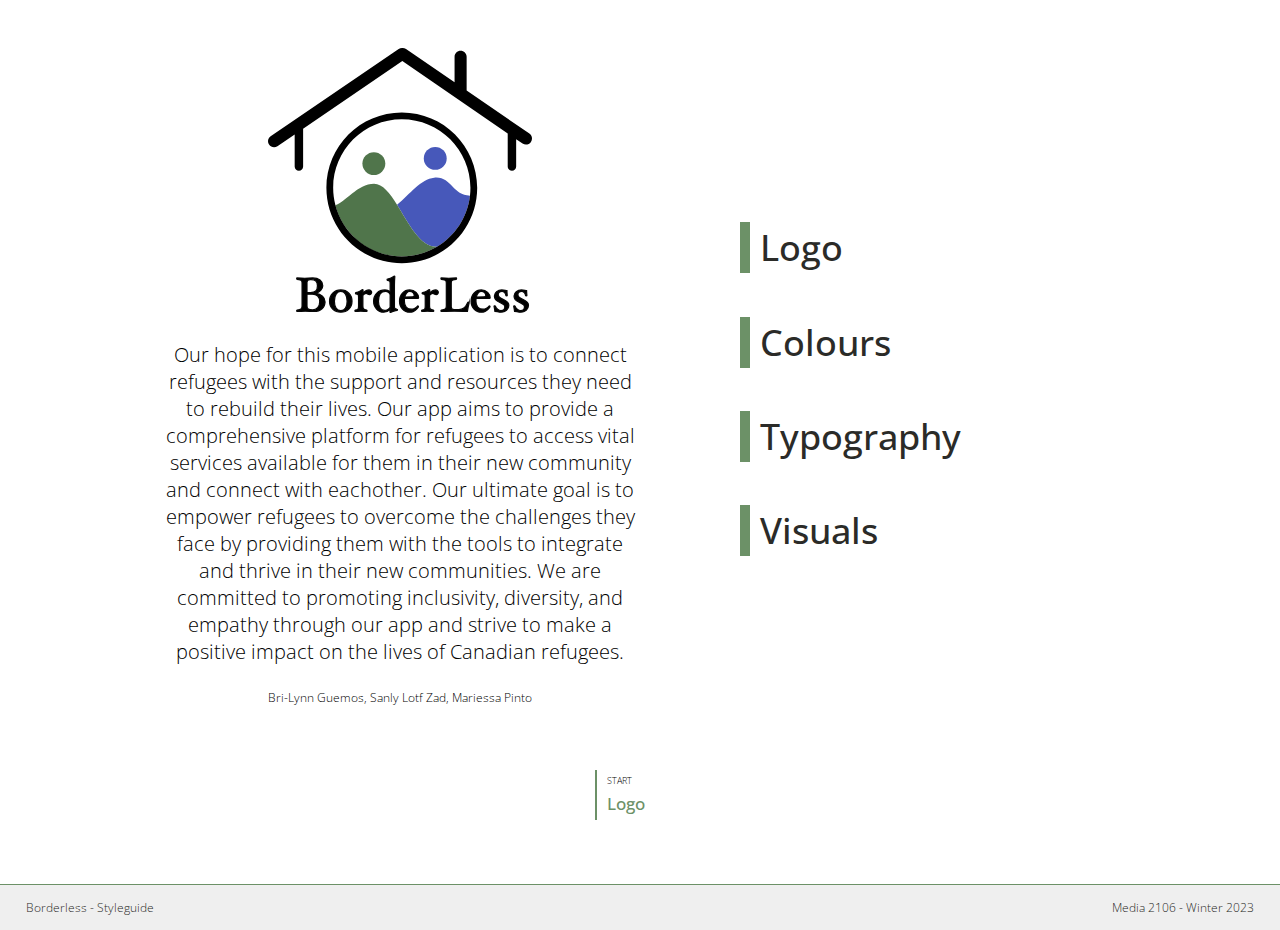
<file: index.html>
<!DOCTYPE html>
<html lang="en">
<head>
    <meta charset="UTF-8">
    <meta http-equiv="X-UA-Compatible" content="IE=edge">
    <meta name="viewport" content="width=device-width, initial-scale=1.0">
    <title>Borderless Styleguide</title>
    <link rel="stylesheet" href="styles.css">
    <link rel="preconnect" href="https://fonts.googleapis.com">
    <link rel="preconnect" href="https://fonts.gstatic.com" crossorigin>
<link href="https://fonts.googleapis.com/css2?family=Open+Sans&display=swap" rel="stylesheet">
</head>
<body class = "colflex">
        <main>
                
                <div class = "mainwrap rowflex">
                        <div class ="index_right colflex">
                                <div class = "topright">
                                        <img src="imgs/home/borderless.svg"/>
                                </div>
                                <div class = "homedesc">
                                        Our hope for this mobile application is to connect refugees with the support and resources they need to rebuild their lives. Our app aims to provide a comprehensive platform for refugees to access vital services available for them in their new community and connect with eachother. Our ultimate goal is to empower refugees to overcome the challenges they face by providing them with the tools to integrate and thrive in their new communities. We are committed to promoting inclusivity, diversity, and empathy through our app and strive to make a positive impact on the lives of Canadian refugees.
                                </div>
                                <div class = "names">
                                        Bri-Lynn Guemos, Sanly Lotf Zad, Mariessa Pinto
                                </div>
                        </div>
                        <div class = "index_left colflex">
                                <div class = "index_logo hometxt">
                                        <a href="logo.html">Logo</a>
                                </div>
                                <div class = "index_colour hometxt">
                                        <a href="colours.html">Colours</a>
                                </div>
                                <div class = "index_typography hometxt">
                                        <a href="typography.html">Typography</a>
                                </div>
                                <div class = "index_imagery hometxt">
                                        <a class=""href="visuals.html">Visuals</a>
                                </div>

                        </div>
                </div>
        </main>
        <footer class = "colflex">
                <div class = "bottomnav rowflex homenav">
                        <div class = "divider"></div>
                        <div class ="next colflex">
                                <div class = "fwd">
                                        START
                                </div>
                                <a class = "fwbw" href="logo.html">Logo</a>

                        </div>
                        <i class="fa-solid fa-chevron-right"></i>

                </div>
                <div class = "bottom rowflex">
                        <div>
                                Borderless - Styleguide
                        </div>
                        <div>
                                Media 2106 - Winter 2023
                        </div>
                </div>
                        
        </footer>
</body>
</html>
</file>
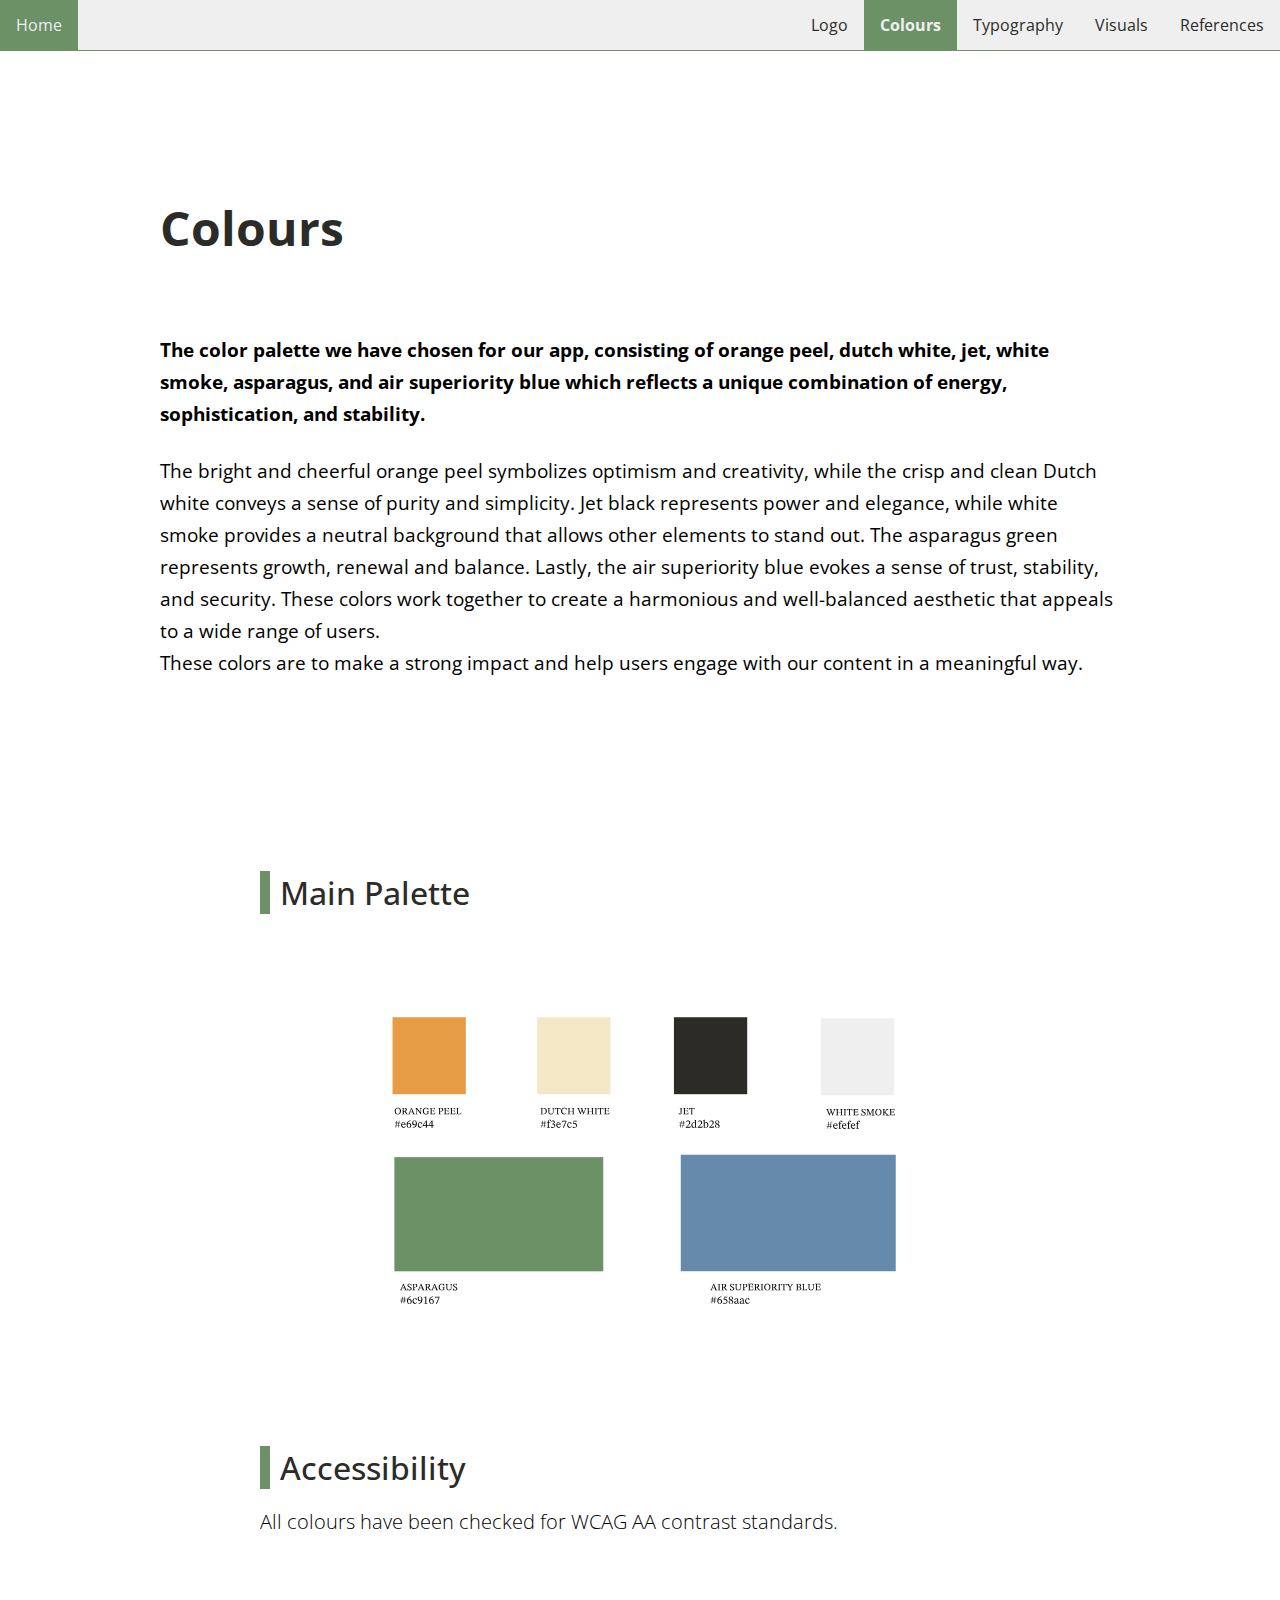
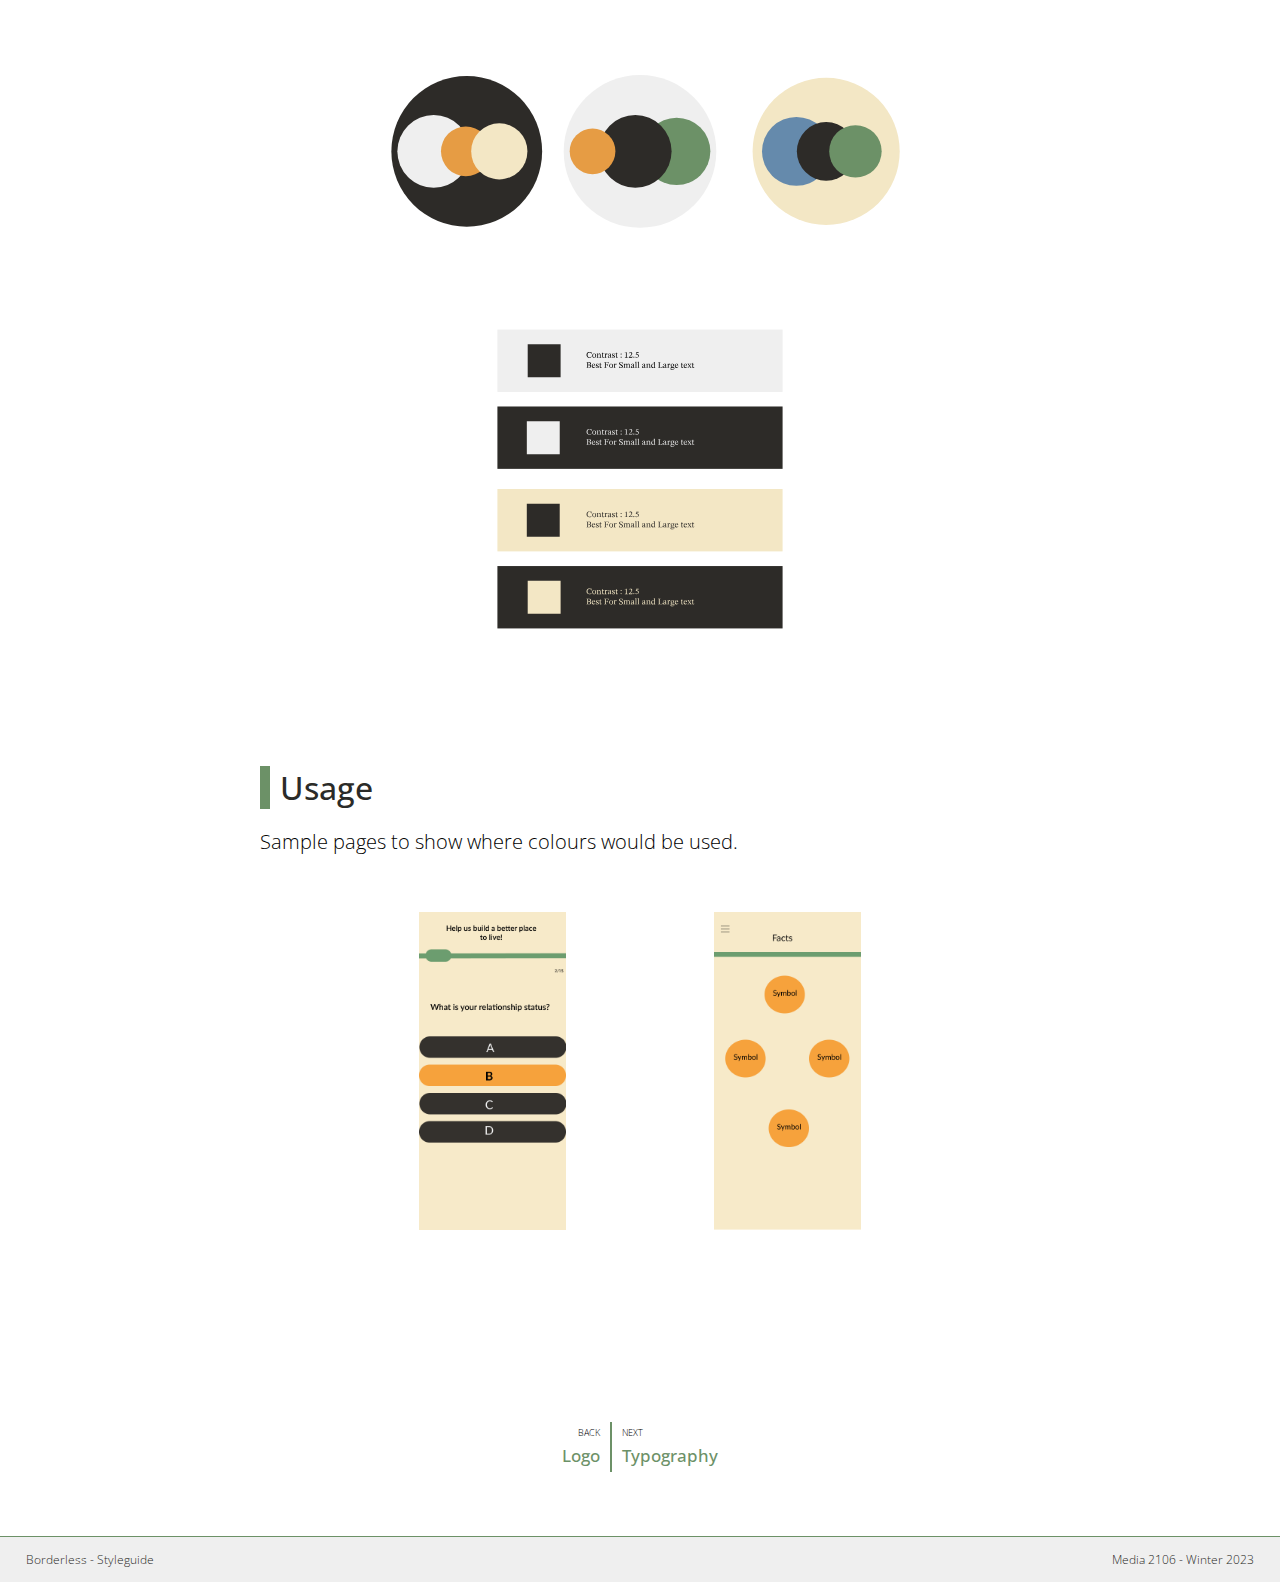
<file: colours.html>
<!DOCTYPE html>
<html lang="en">
<head>
    <meta charset="UTF-8">
    <meta http-equiv="X-UA-Compatible" content="IE=edge">
    <meta name="viewport" content="width=device-width, initial-scale=1.0">
    <link rel="stylesheet" href="styles.css">
    <link rel="preconnect" href="https://fonts.googleapis.com">
    <link rel="preconnect" href="https://fonts.gstatic.com" crossorigin>
    <link href="https://fonts.googleapis.com/css2?family=Open+Sans&display=swap" rel="stylesheet">
    <title>Colours</title>
</head>
<body class = "colflex">
    <header>
            <div class="topnav rowflex" id = "topnav">
                    <div>
                    <a href="index.html">Home</a>
                    </div>
                    <div>
                            <a href="logo.html">Logo</a>
                            <a href="colours.html" class="active">Colours</a>
                            <a href="typography.html">Typography</a>
                            <a href="visuals.html">Visuals</a>
                            <a href="references.html">References</a>
                            <a href="" class="icon">
                                    <i class="fa fa-bars"></i>
                            </a>
                    </div>
            </div>
    </header>
    <main>
            <h1>Colours</h1>
            <div class = "colour_items colflex">
                    <div class = "main_desc">
                        <h4>
                                The color palette we have chosen for our app,
                        consisting of orange peel, dutch white, jet,
                        white smoke, asparagus, and air superiority blue which 
                        reflects a unique combination of energy, sophistication,
                        and stability.
                        </h4>
                        <p>
                        The bright and cheerful orange peel symbolizes
                        optimism and creativity, while the crisp and clean Dutch white
                        conveys a sense of purity and simplicity. Jet black represents
                        power and elegance, while white smoke provides a neutral background
                        that allows other elements to stand out. The asparagus green represents
                        growth, renewal and balance. Lastly, the air superiority blue
                        evokes a sense of trust, stability, and security.
                        These colors work together to create a harmonious and
                        well-balanced aesthetic that appeals to a wide range of users.<br>
                        These colors are to make a strong impact and help users engage
                         with our content in a meaningful way.

                        </p>
                       
                    </div>

                    <h2>Main Palette</h2>
                    <div class = "palette" >
                        <img src="imgs/colour/palette.svg">
                    </div>
                    <h2>Accessibility</h2>
                            <div class = "desc"> All colours have been checked for WCAG AA contrast standards. </div>
                            <img class = "contrast" src = "imgs/colour/contrast.svg">
                            <img class = "contrast" src = "imgs/colour/textContrast.svg">
                    <h2>Usage</h2>
                    <div class = "desc"> Sample pages to show where colours would be used. </div>

                            <div class = "gridrow">
                                    <img src = "imgs/colour/quizPage.png">
                                    <img src = "imgs/colour/interactive.png">
                            </div>
            </div>
            
    </main>
    <footer class = "colflex">
            <div class = "bottomnav rowflex">
                    <i class="fa-solid fa-chevron-left"></i>
                    <div class ="back colflex">
                            <div class = "bkwd">
                                    BACK
                            </div>
                            <a class = "fwbw" href="logo.html">Logo</a>

                    </div>
                    <div class = "divider"></div>
                    <div class ="next colflex">
                            <div class = "fwd">
                                    NEXT
                            </div>
                            <a class = "fwbw" href="typography.html">Typography</a>

                    </div>
                    <i class="fa-solid fa-chevron-right"></i>

            </div>
            <div class = "bottom rowflex">
                    <div>
                            Borderless - Styleguide
                    </div>
                    <div>
                            Media 2106 - Winter 2023
                    </div>
            </div>
                    
    </footer>
</body>
</html>
</file>
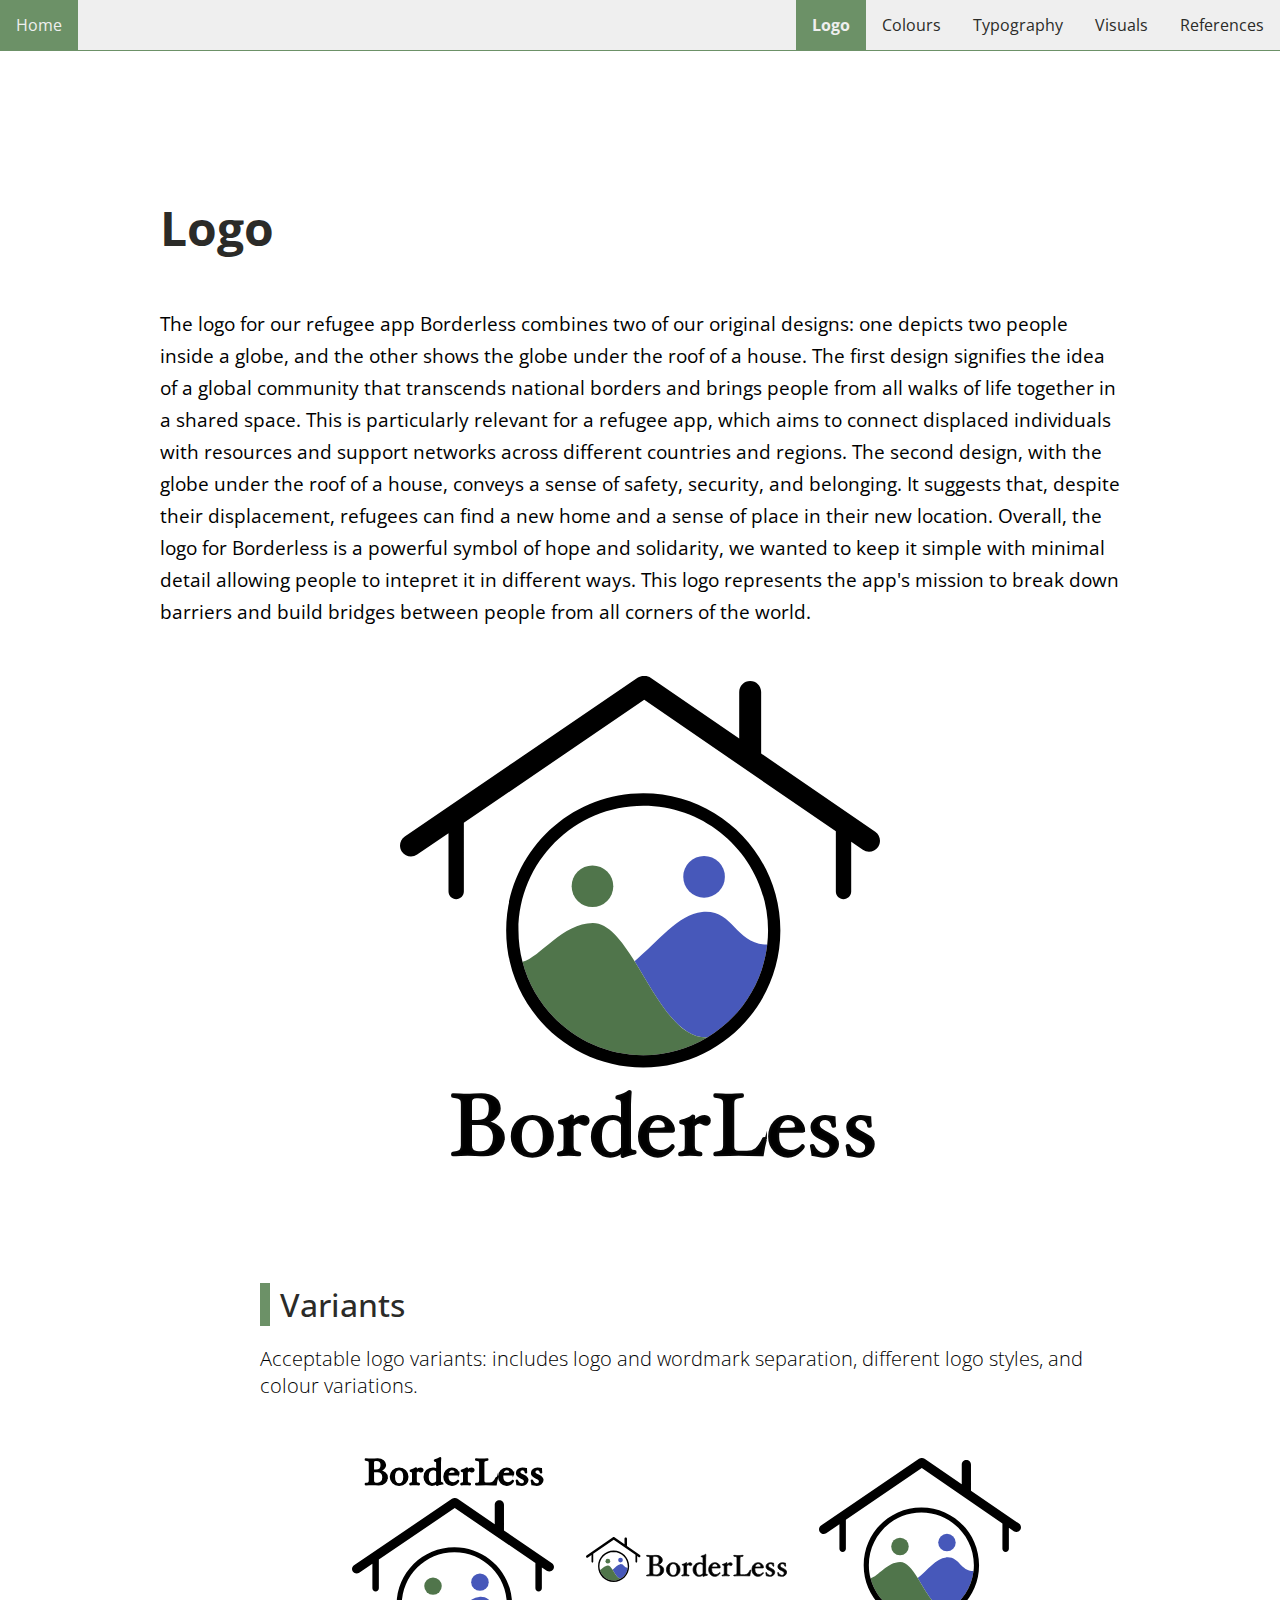
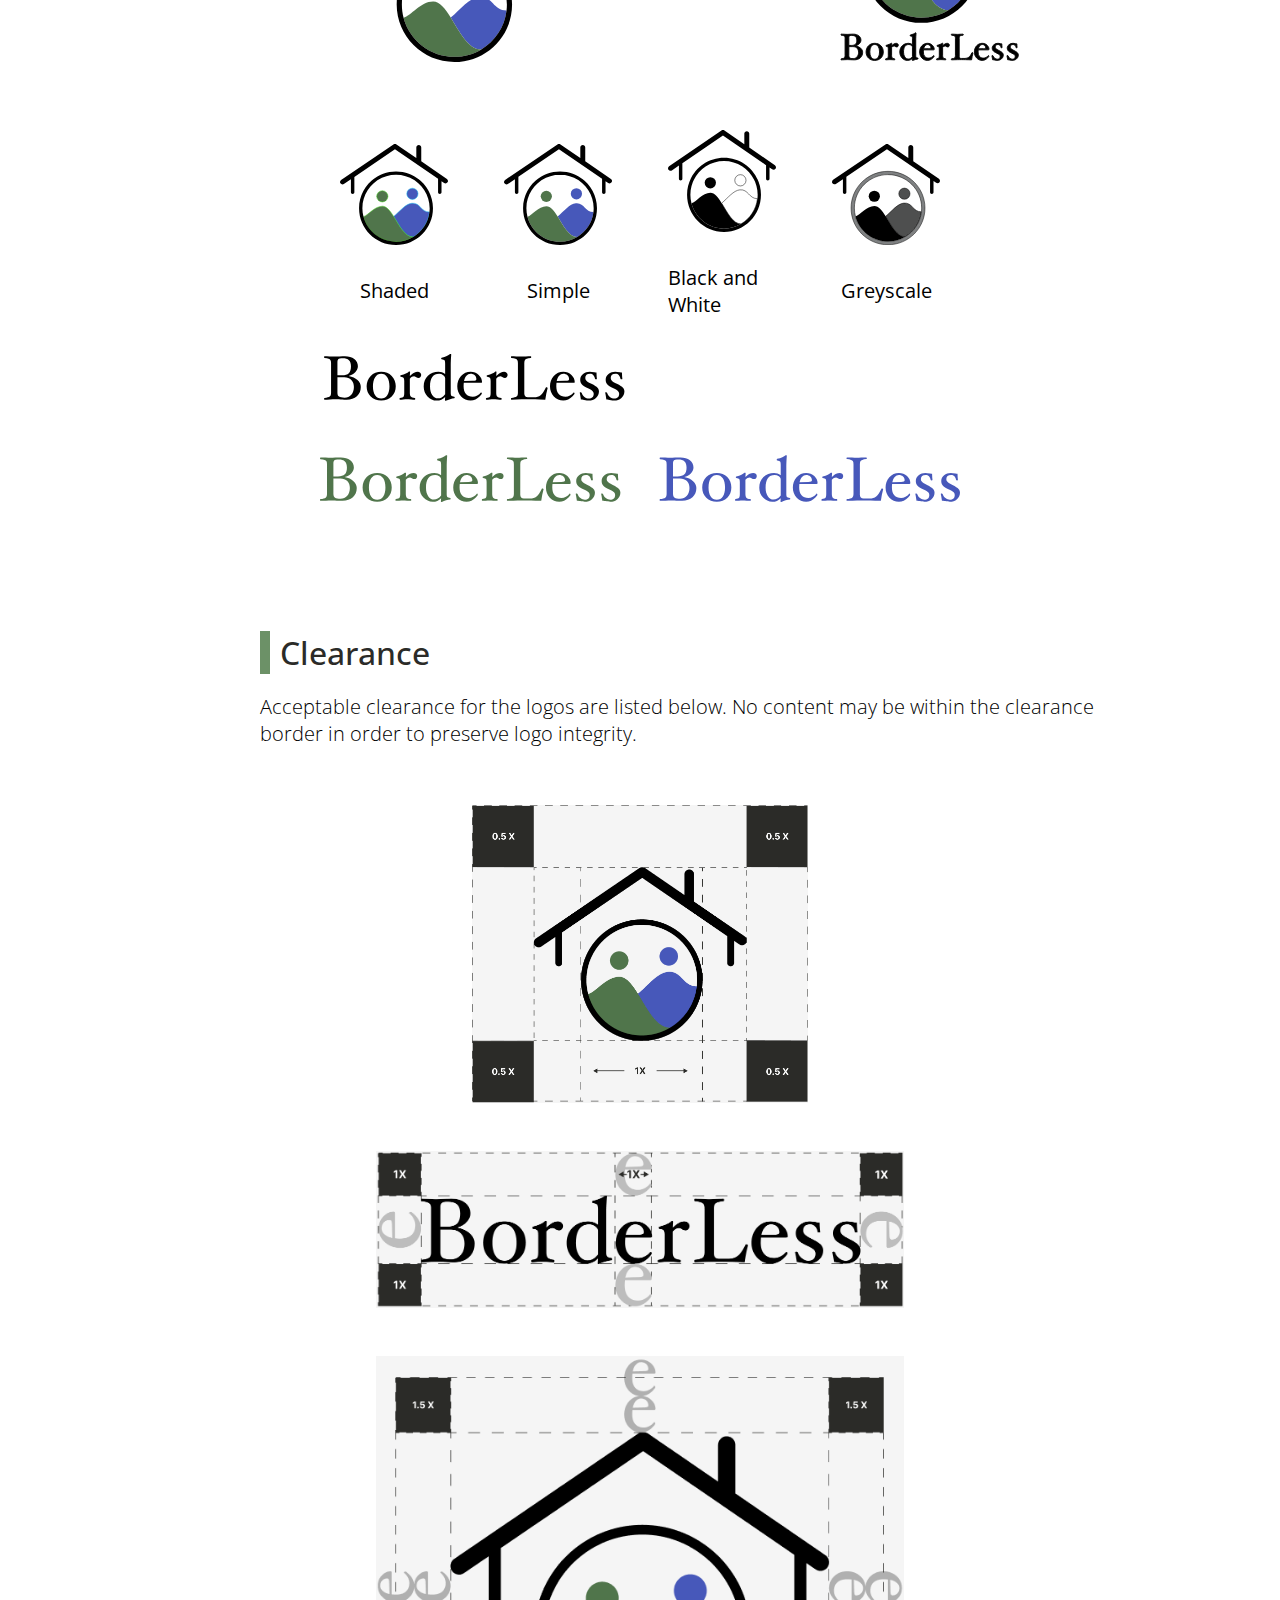
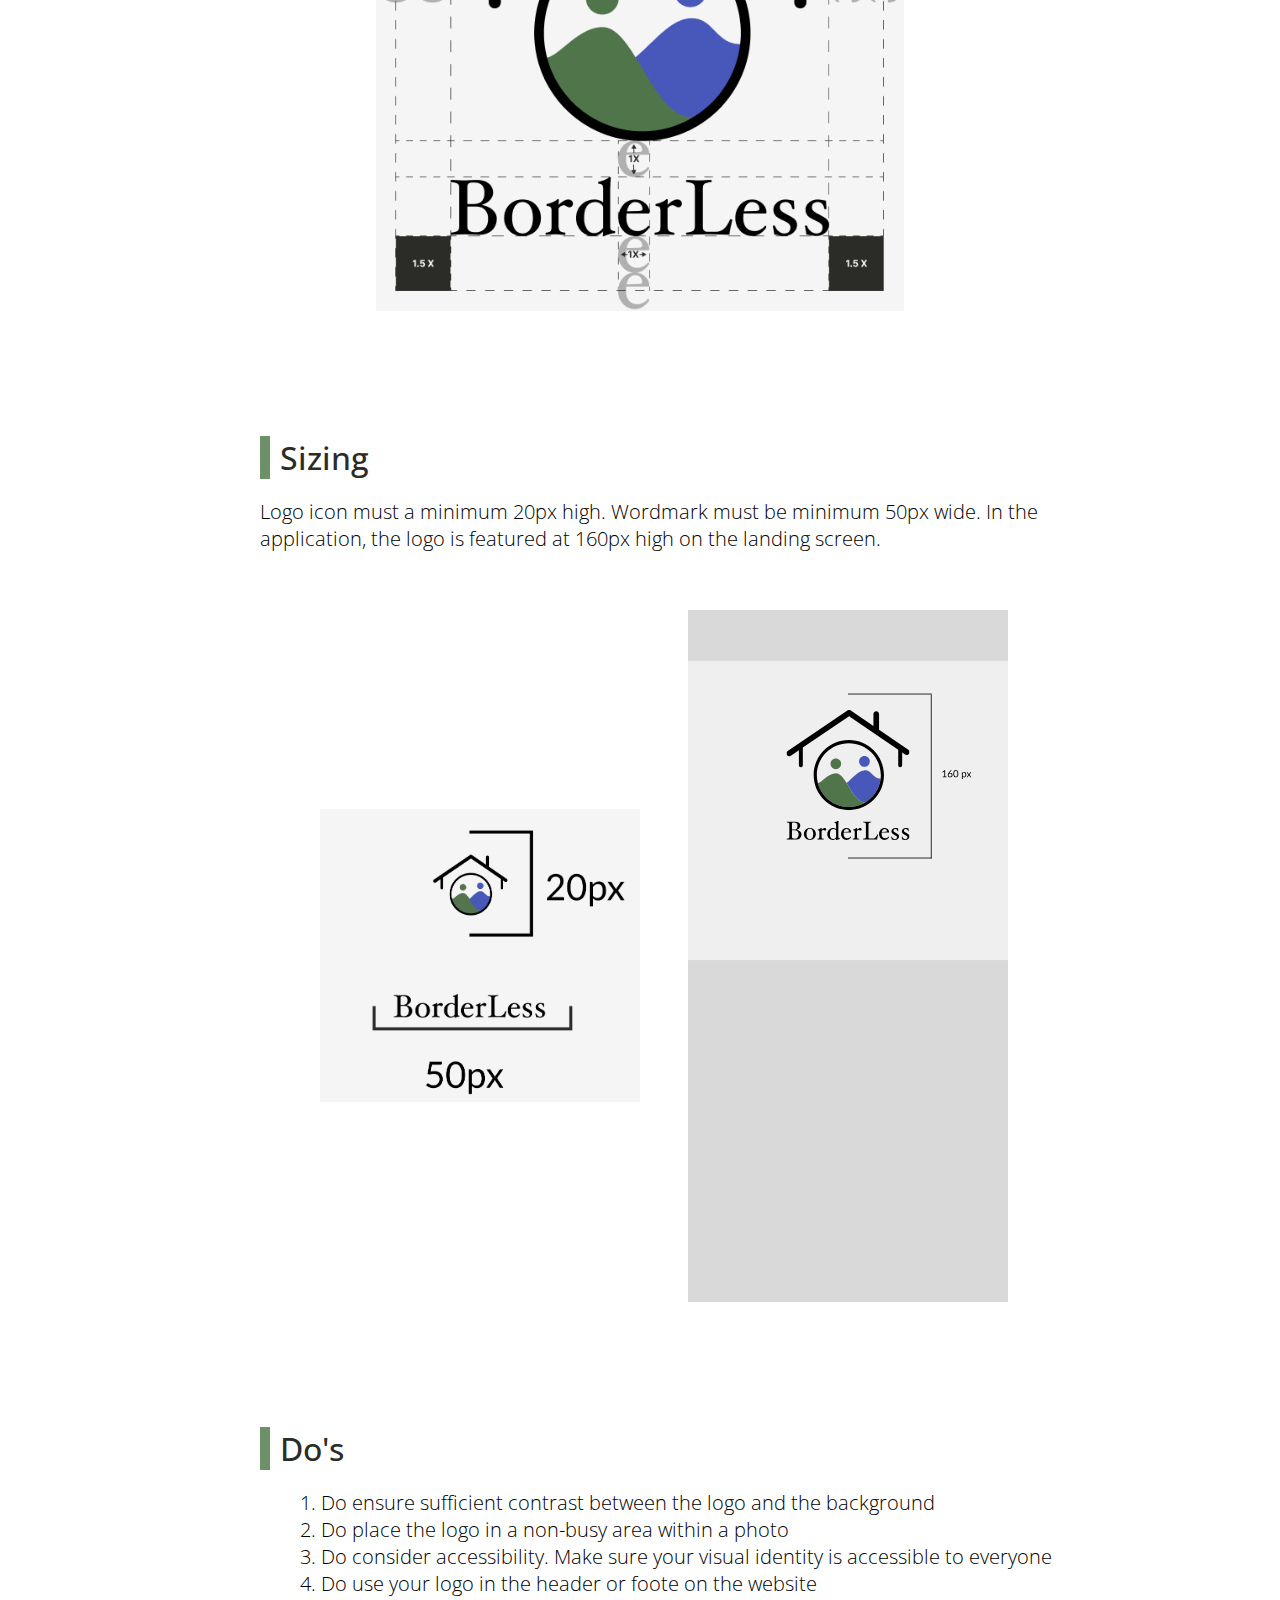
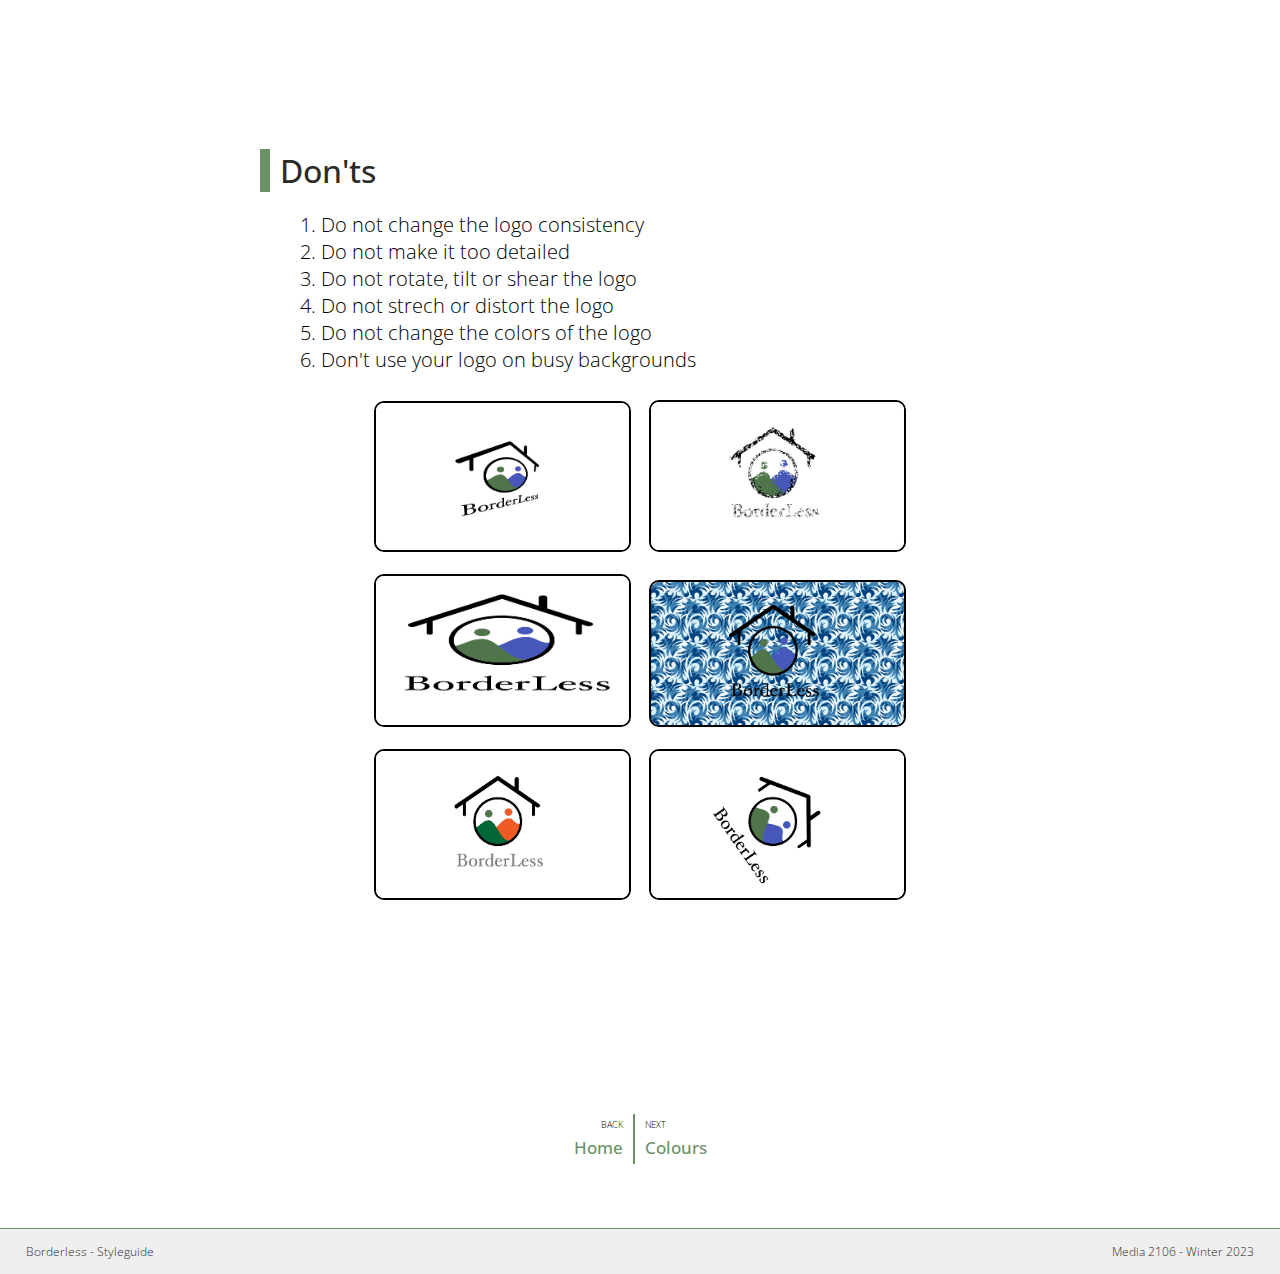
<file: logo.html>
<!DOCTYPE html>
<html lang="en">
<head>
    <meta charset="UTF-8">
    <meta http-equiv="X-UA-Compatible" content="IE=edge">
    <meta name="viewport" content="width=device-width, initial-scale=1.0">
    <title>Logo</title>
    <link rel="stylesheet" href="styles.css">
    <link rel="preconnect" href="https://fonts.googleapis.com">
    <link rel="preconnect" href="https://fonts.gstatic.com" crossorigin>
    <link href="https://fonts.googleapis.com/css2?family=Open+Sans&display=swap" rel="stylesheet">
    
</head>
<body>
    <header>
            <div class="topnav rowflex" id = "topnav">
                    <div>
                    <a href="index.html" >Home</a>
                    </div>
                    <div>
                            <a href="logo.html" class="active">Logo</a>
                            <a href="colours.html">Colours</a>
                            <a href="typography.html">Typography</a>
                            <a href="visuals.html">Visuals</a>
                            <a href="references.html">References</a>
                    </div>
            </div>
    </header>
    <main>   
            <h1>Logo</h1>
            <div class = "logo_items colflex">
                    <div class = "main_desc">
                        The logo for our refugee app Borderless combines two of our original designs: one depicts two people inside a globe, and the other shows the globe under the roof of a house. 
                        The first design signifies the idea of a global community that transcends national borders and brings people from all walks of life together in a shared space. 
                        This is particularly relevant for a refugee app, which aims to connect displaced individuals with resources and support networks across different countries and regions.
                         The second design, with the globe under the roof of a house, conveys a sense of safety, security, and belonging. It suggests that, despite their displacement, 
                         refugees can find a new home and a sense of place in their new location. Overall, the logo for Borderless is a powerful symbol of hope and solidarity, we wanted to keep it simple
                         with minimal detail allowing people to intepret it in different ways. This logo represents the app's mission to break down barriers and build bridges between people from all corners of the world.




                    </div>
                    
                            <img src = "../imgs/logo/borderless.svg">
                    
                    <h2>Variants</h2>
                    <div class = "desc"> Acceptable logo variants: includes logo and wordmark separation, different logo styles, and colour variations.</div>
                    <div class = "wrapper colflex">
                            <div class = "combined rowflex">
                                    <img src = "../imgs/logo/toptitle.svg">
                                    <img src = "../imgs/logo/smalllogowatermark.svg">
                                    <img src = "../imgs/logo/borderless.svg">
                            </div>
                            <div class = "logo rowflex">
                                    <div class = "logo colflex">
                                            <img src = "../imgs/logo/complex.svg">
                                            <div class = "caption">Shaded</div>
                                    </div>
                                    <div class = "logo colflex">
                                            <img src = "../imgs/logo/small.svg">
                                            <div class = "caption">Simple</div>
                                    </div>
                                    <div class = "logo colflex">
                                            <img src = "../imgs/logo/blackwhite.svg">
                                            <div class = "caption">Black and White</div>
                                    </div>
                                    <div class = "logo colflex">
                                            <img src = "../imgs/logo/grayscale.svg">
                                            <div class = "caption">Greyscale</div>
                                    </div>

                            </div>
                            <div class = "wordmark"> 
                                    <img src = "../imgs/logo/watermarks.svg">
                            </div>
                    </div>
                    <h2>Clearance</h2>
                    <div class = "desc"> Acceptable clearance for the logos are listed below. No content may be within the clearance border in order to preserve logo integrity.</div>
                    <div class = "clearance colflex">
                            <img src = "imgs/logo/clearanceOnLogoOne.png">
                            <img src = "imgs/logo/clearanceOnLogoTwo.png">
                            <img src = "imgs/logo/clearanceOnLogoThree.png">
                    </div>
                    <h2>Sizing</h2>
                    <div class = "desc"> Logo icon must a minimum 20px high. Wordmark must be minimum 50px wide. In the application, the logo is featured at 160px high on the landing screen.</div>
                    <div class = "size rowflex">
                            <img src = "imgs/logo/sizeOne.png">
                            <img src = "imgs/logo/sizeTwo.svg">
                    </div>
                    <h2>Do's</h2>
                    <pre class = "list">
                            1. Do ensure sufficient contrast between the logo and the background
                            2. Do place the logo in a non-busy area within a photo
                            3. Do consider accessibility. Make sure your visual identity is accessible to everyone
                            4. Do use your logo in the header or foote on the website
                        </pre>
                    <h2>Don'ts</h2>
                    <pre class = "list">
                            1. Do not change the logo consistency
                            2. Do not make it too detailed
                            3. Do not rotate, tilt or shear the logo
                            4. Do not strech or distort the logo
                            5. Do not change the colors of the logo
                            6. Don't use your logo on busy backgrounds
                    </pre>
                    <div class = "wrapper">
                            <div class = "dont rowflex">
                                    <img src = "imgs/logo/dont1.png">
                                    <img src = "imgs/logo/dont2.png">
                                    <img src = "imgs/logo/dont3.png">
                                    <img src = "imgs/logo/dont4.png">
                                    <img src = "imgs/logo/dont5.png">
                                    <img src = "imgs/logo/dont6.png">
                            </div>
                    </div>

            </div>

    </main>
    <footer class = "colflex">
            <div class = "bottomnav rowflex">
                    <i class="fa-solid fa-chevron-left"></i>
                    <div class ="back colflex">
                            <div class = "bkwd">
                                    BACK
                            </div>
                            <a class = "fwbw" href="index.html">Home</a>

                    </div>
                    <div class = "divider"></div>
                    <div class ="next colflex">
                            <div class = "fwd">
                                    NEXT
                            </div>
                            <a class = "fwbw" href="colours.html">Colours</a>

                    </div>
                    <i class="fa-solid fa-chevron-right"></i>

            </div>
            <div class = "bottom rowflex">
                    <div>
                            Borderless - Styleguide
                    </div>
                    <div>
                            Media 2106 - Winter 2023
                    </div>
            </div>
                    
    </footer>
</body>
</html>
</file>
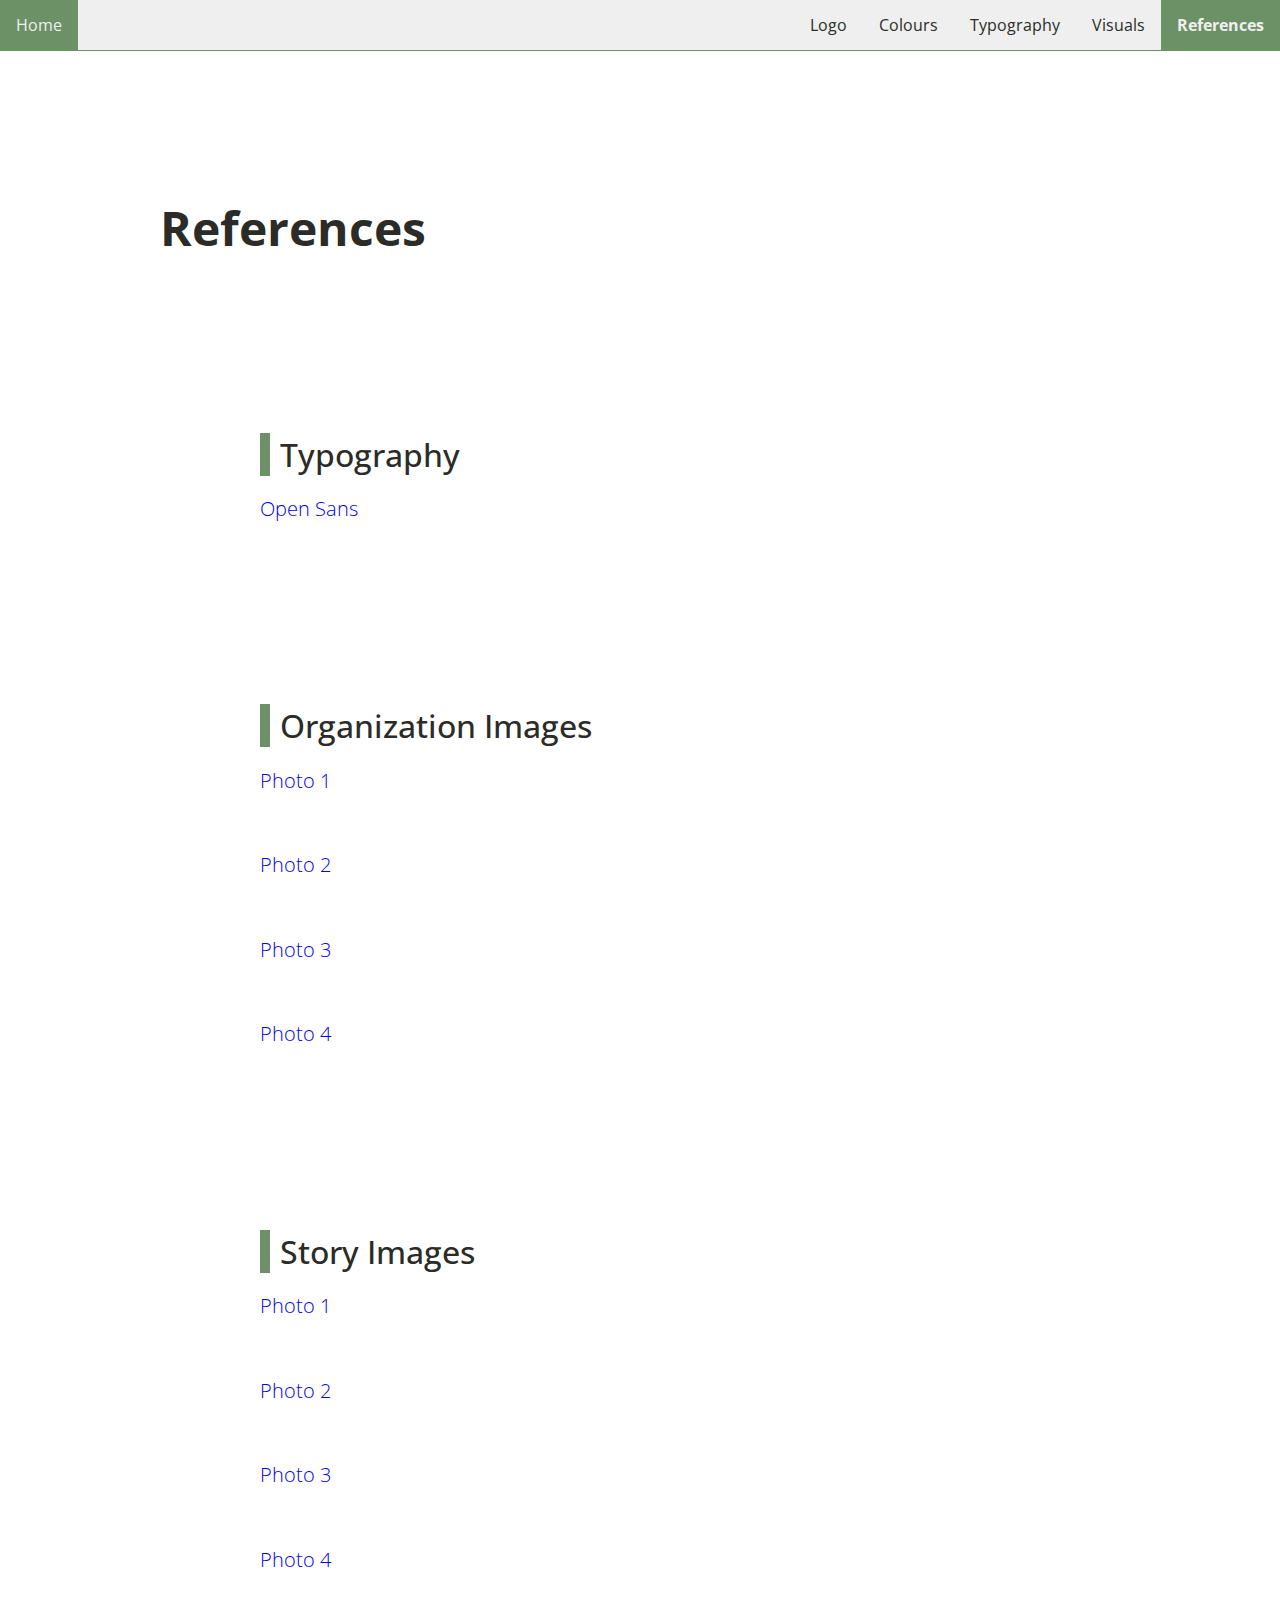
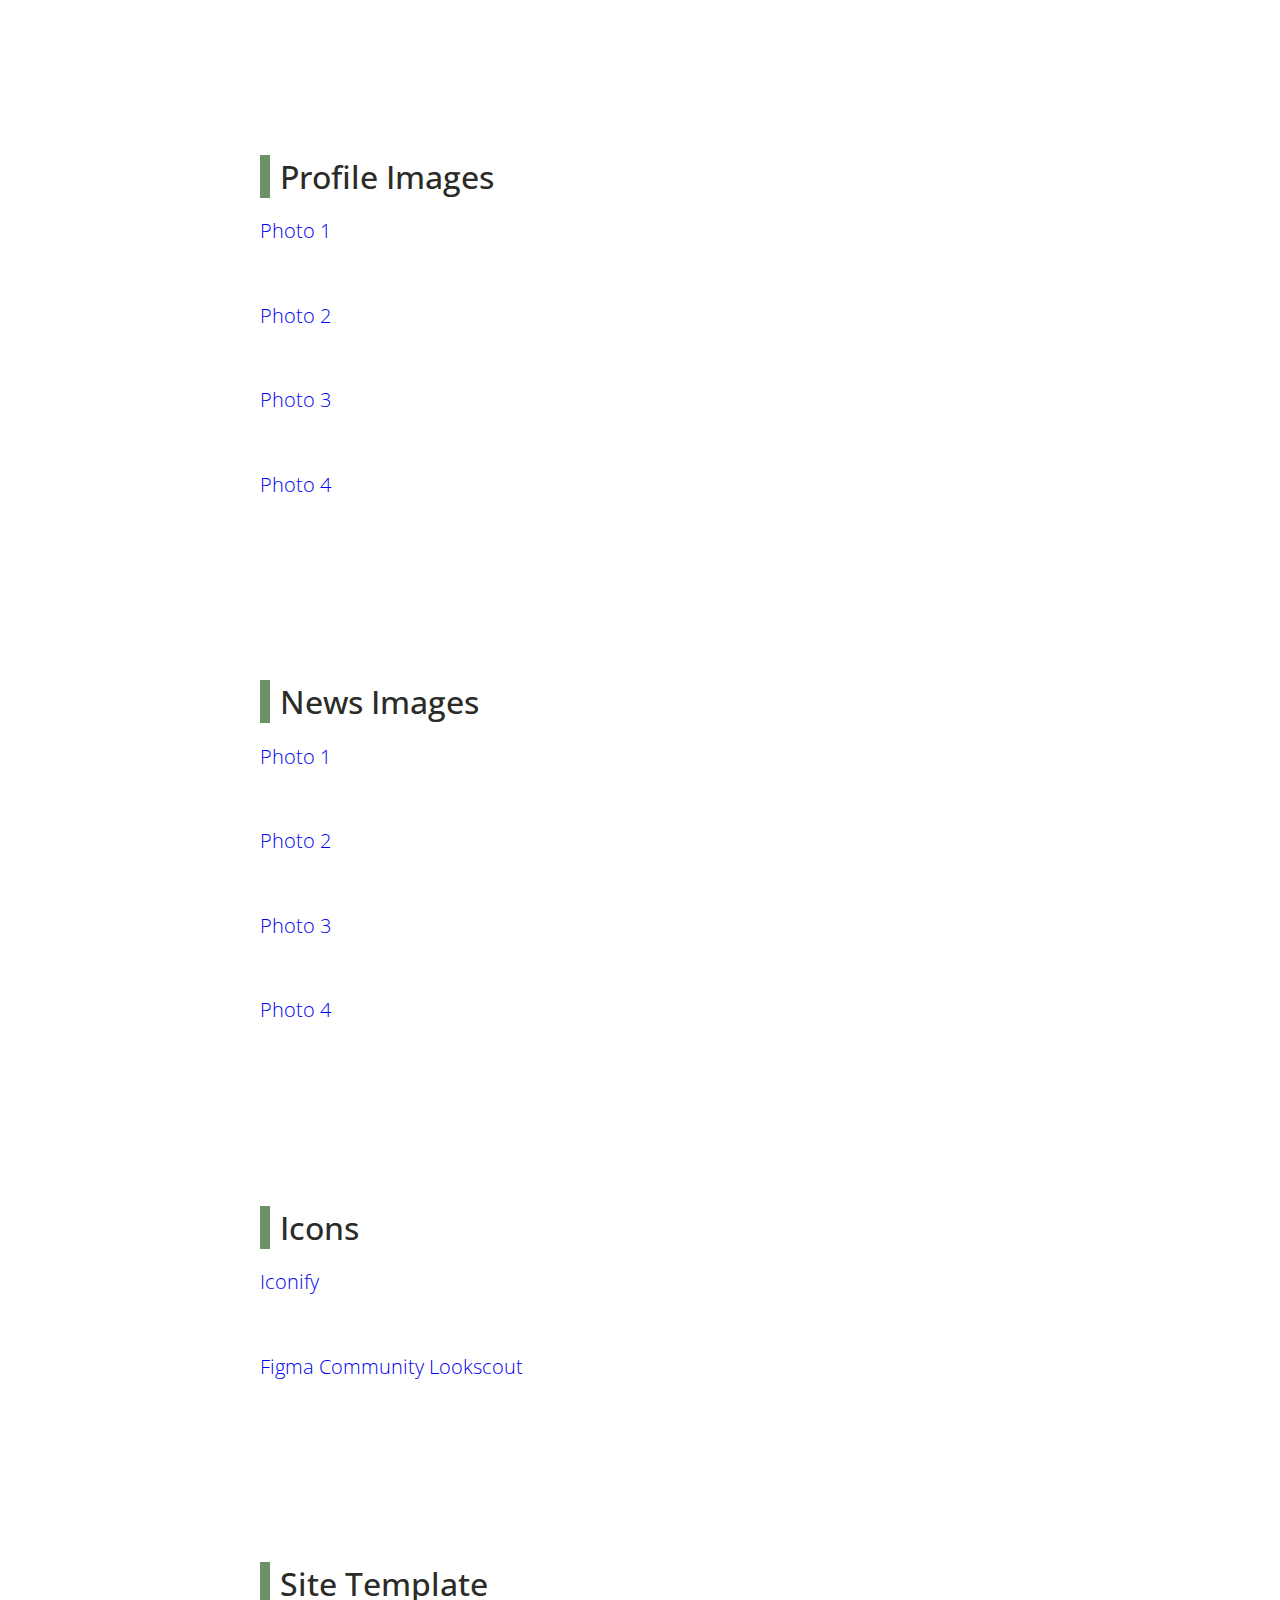
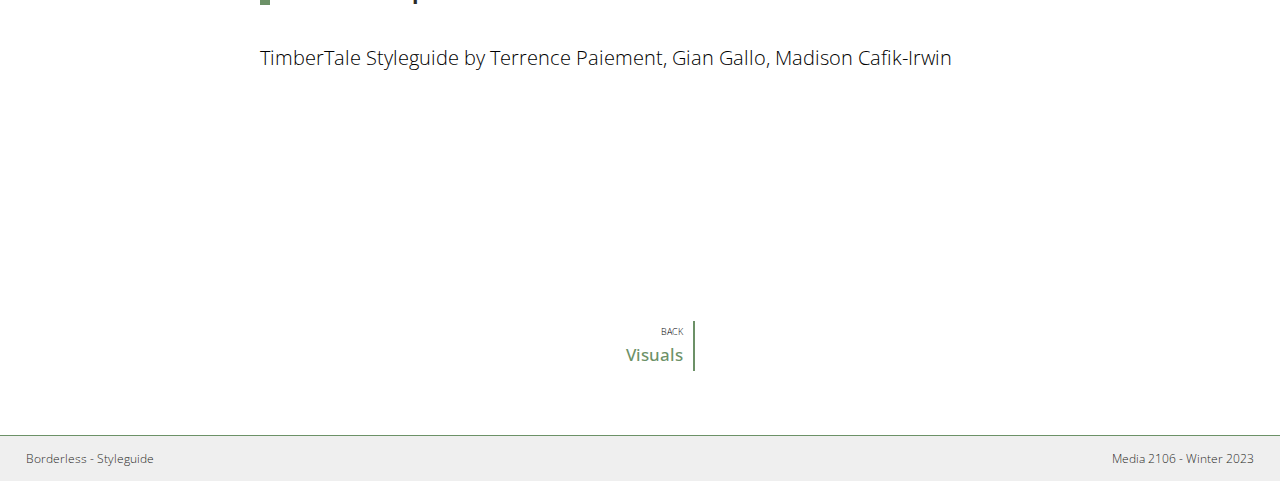
<file: references.html>
<!DOCTYPE html>
<html lang="en">
<head>
    <meta charset="UTF-8">
    <meta http-equiv="X-UA-Compatible" content="IE=edge">
    <meta name="viewport" content="width=device-width, initial-scale=1.0">
    <title>References</title>
    <link rel="stylesheet" href="styles.css">
    <link rel="preconnect" href="https://fonts.googleapis.com">
    <link rel="preconnect" href="https://fonts.gstatic.com" crossorigin>
    <link href="https://fonts.googleapis.com/css2?family=Open+Sans&display=swap" rel="stylesheet">
</head>
<body>
    <header>
            <div class="topnav rowflex" id = "topnav">
                    <div>
                    <a href="index.html">Home</a>
                    </div>
                    <div>
                            <a href="logo.html">Logo</a>
                            <a href="colours.html">Colours</a>
                            <a href="typography.html">Typography</a>
                            <a href="visuals.html">Visuals</a>
                            <a href="references.html" class="active">References</a>
                    </div>
            </div>
    </header>
    <main>
            <div class = "heading">
                    <h1>References</h1> 
            </div>
            <div class="ref_section">
                <h2>Typography</h2>
                <a class="desc" href="https://fonts.google.com/specimen/Open+Sans?query=open+sans" target="_blank">Open Sans</a>
            </div>
            <div class="ref_section">
                    <h2>Organization Images</h2>
                    <a class="desc" href="https://stock.adobe.com/ca/110801033" target="_blank">Photo 1</a>
                    <a class="desc" href="https://stock.adobe.com/ca/492604460" target="_blank">Photo 2</a>
                    <a class="desc" href="https://stock.adobe.com/ca/530000066" target="_blank">Photo 3</a>
                    <a class="desc" href="https://stock.adobe.com/ca/90752123" target="_blank">Photo 4</a>
            </div>
            <div class="ref_section">
                    <h2>Story Images</h2>
                    <a class="desc" href="https://stock.adobe.com/ca/45082095" target="_blank">Photo 1</a>
                    <a class="desc" href="https://stock.adobe.com/ca/497457083" target="_blank">Photo 2</a>
                    <a class="desc" href="https://stock.adobe.com/ca/images/business-team-meeting-discussion-working-concept/100089840" target="_blank">Photo 3</a>
                    <a class="desc" href="https://stock.adobe.com/ca/431709718" target="_blank">Photo 4</a>
            </div>
            <div class="ref_section">
                    <h2>Profile Images</h2>
                    <a class="desc" href="https://stock.adobe.com/ca/230223998" target="_blank">Photo 1</a>
                    <a class="desc" href="https://stock.adobe.com/ca/images/self-portrait-of-beautiful-chinese-girl-walking-outdoors-closeup-of-young-attractive-woman-looking-at-camera-selfie-concept/244380850?asset_id=244380850" target="_blank">Photo 2</a>
                    <a class="desc" href="https://stock.adobe.com/ca/images/asian-man-taking-a-selfie/347042883" target="_blank">Photo 3</a>
                    <a class="desc" href="https://stock.adobe.com/ca/images/profile-picture-of-happy-young-caucasian-male-employee-worker-look-at-camera-posing-in-office-workplace-headshot-portrait-of-smiling-businessman-boss-show-confidence-and-success-leadership-concept/364211147" target="_blank">Photo 4</a>
            </div>
            <div class="ref_section">
                <h2>News Images</h2>
                <a class="desc" href="https://stock.adobe.com/ca/images/mother-of-three-children-ukrainian-refugee-looking-gratefully-at-clothes-and-toys-european-volunteer-gave-them-to-support-humanitarian-aid-and-helping-hand-from-world-for-ukraine-during-the-war/493998780" target="_blank">Photo 1</a>
                <a class="desc" href="https://stock.adobe.com/ca/500973426" target="_blank">Photo 2</a>
                <a class="desc" href="https://stock.adobe.com/ca/497455841" target="_blank">Photo 3</a>
                <a class="desc" href="https://stock.adobe.com/ca/95416611" target="_blank">Photo 4</a> 
            </div>
            <div class="ref_section">
                    <h2>Icons</h2>
                    <a class="desc" href="https://www.figma.com/community/plugin/735098390272716381/Iconify" target="_blank">Iconify</a>
                    <a class="desc" href="https://www.figma.com/community/file/1211770395485738301" target="_blank">Figma Community Lookscout</a>
            </div>
            <div class="ref_section">
                <h2>Site Template</h2>
                <p class="desc">TimberTale Styleguide by Terrence Paiement, Gian Gallo, Madison Cafik-Irwin</p>
                </div>
    </main>
    <footer class = "colflex">
            <div class = "bottomnav rowflex">
                    <i class="fa-solid fa-chevron-left"></i>
                    <div class ="back colflex">
                            <div class = "bkwd">
                                    BACK
                            </div>
                            <a class = "fwbw" href="visuals.html">Visuals</a>

                    </div>
                    <div class = "divider"></div>
                    <!-- <div class ="next colflex">
                            <div class = "fwd">
                                    NEXT
                            </div>
                            <a class = "fwbw" href="typography.html">Typography</a>

                    </div>
                    <i class="fa-solid fa-chevron-right"></i> -->

            </div>
            <div class = "bottom rowflex">
                    <div>
                            Borderless - Styleguide
                    </div>
                    <div>
                            Media 2106 - Winter 2023
                    </div>
            </div>
                    
    </footer>
</body>
</html>
</file>
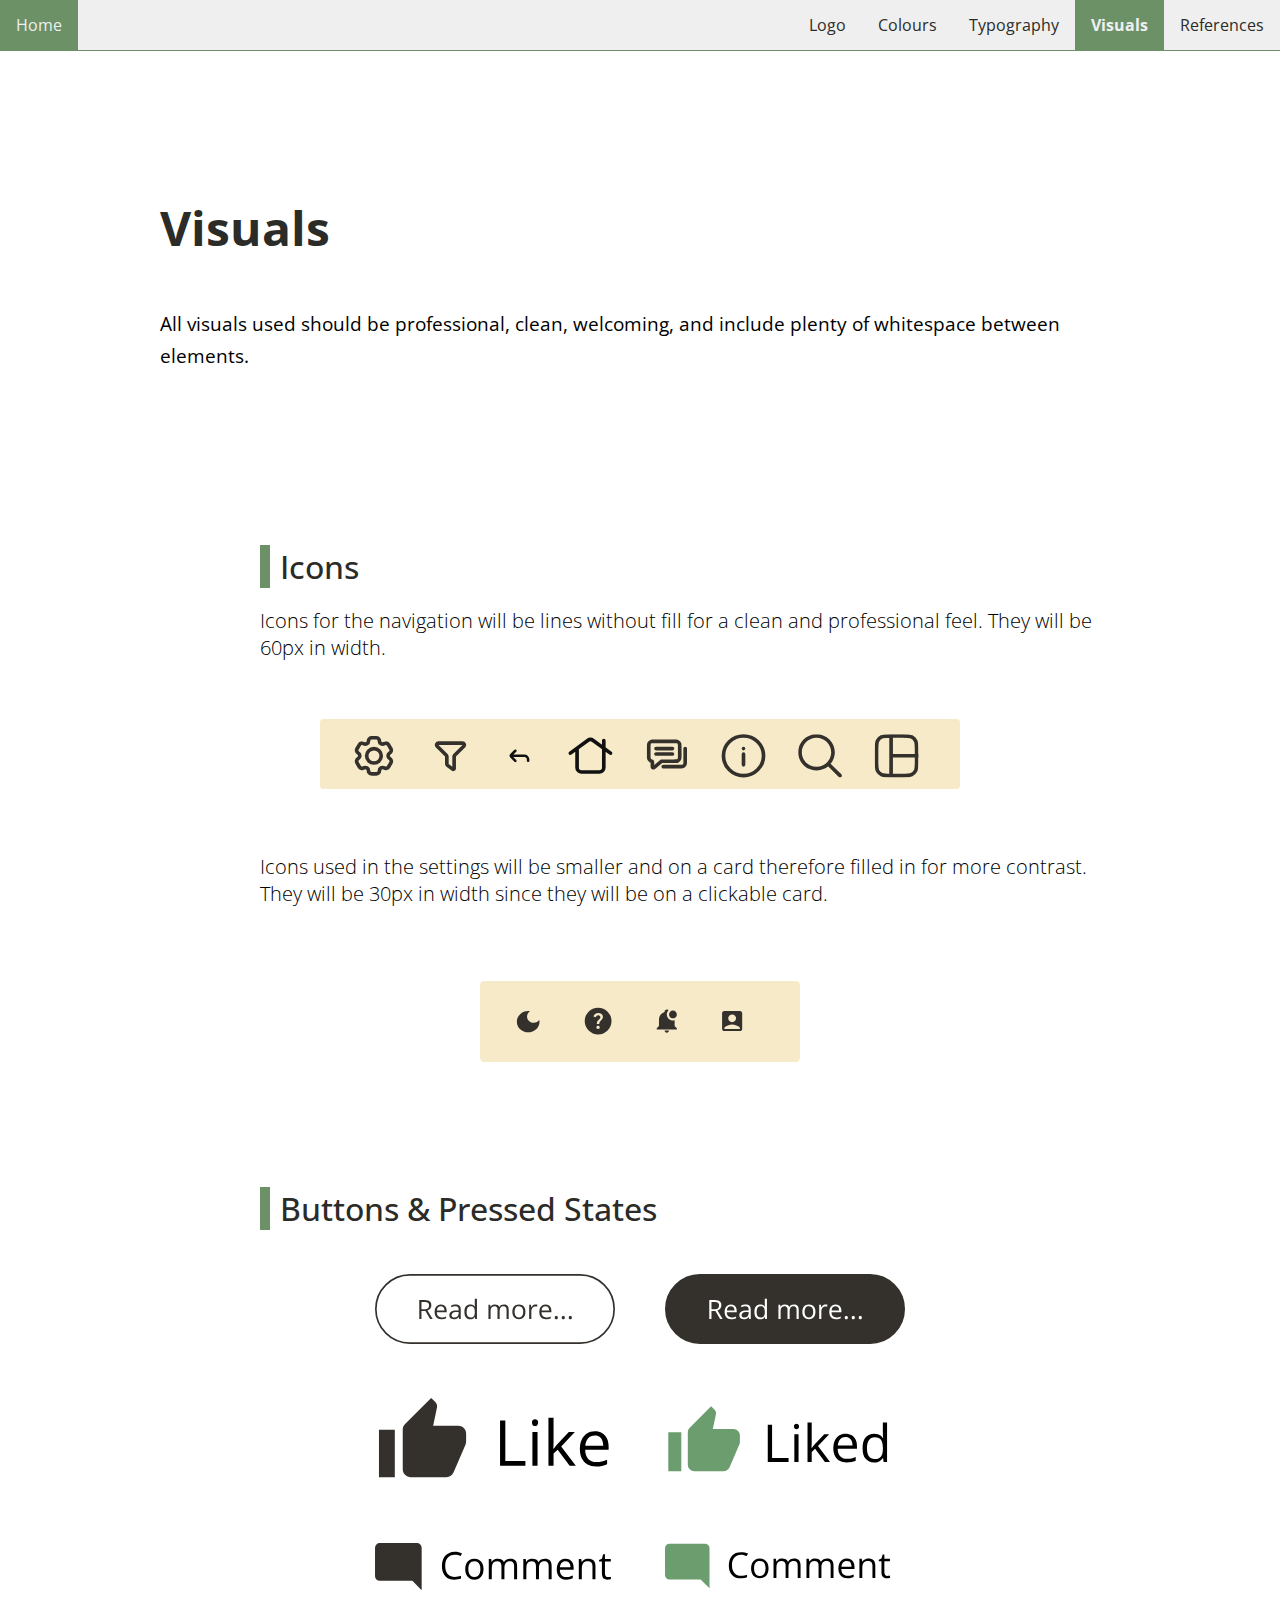
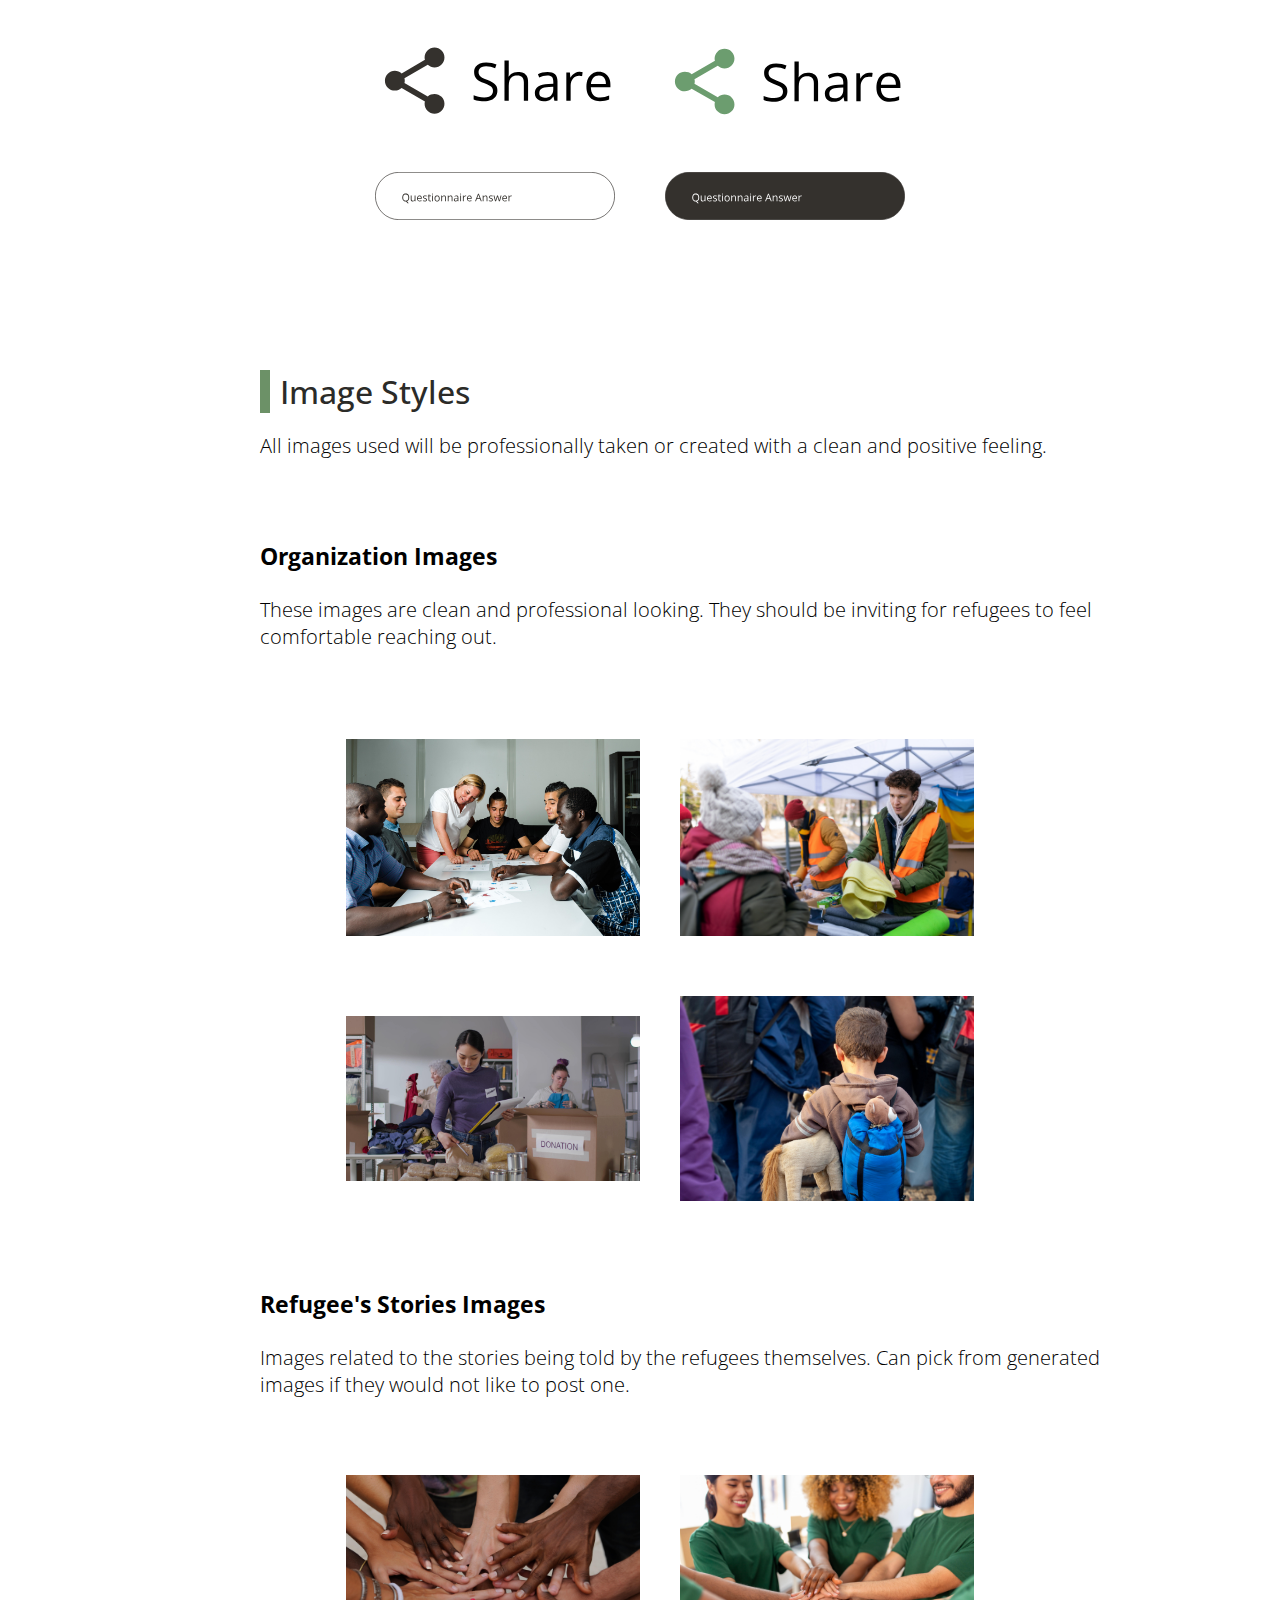
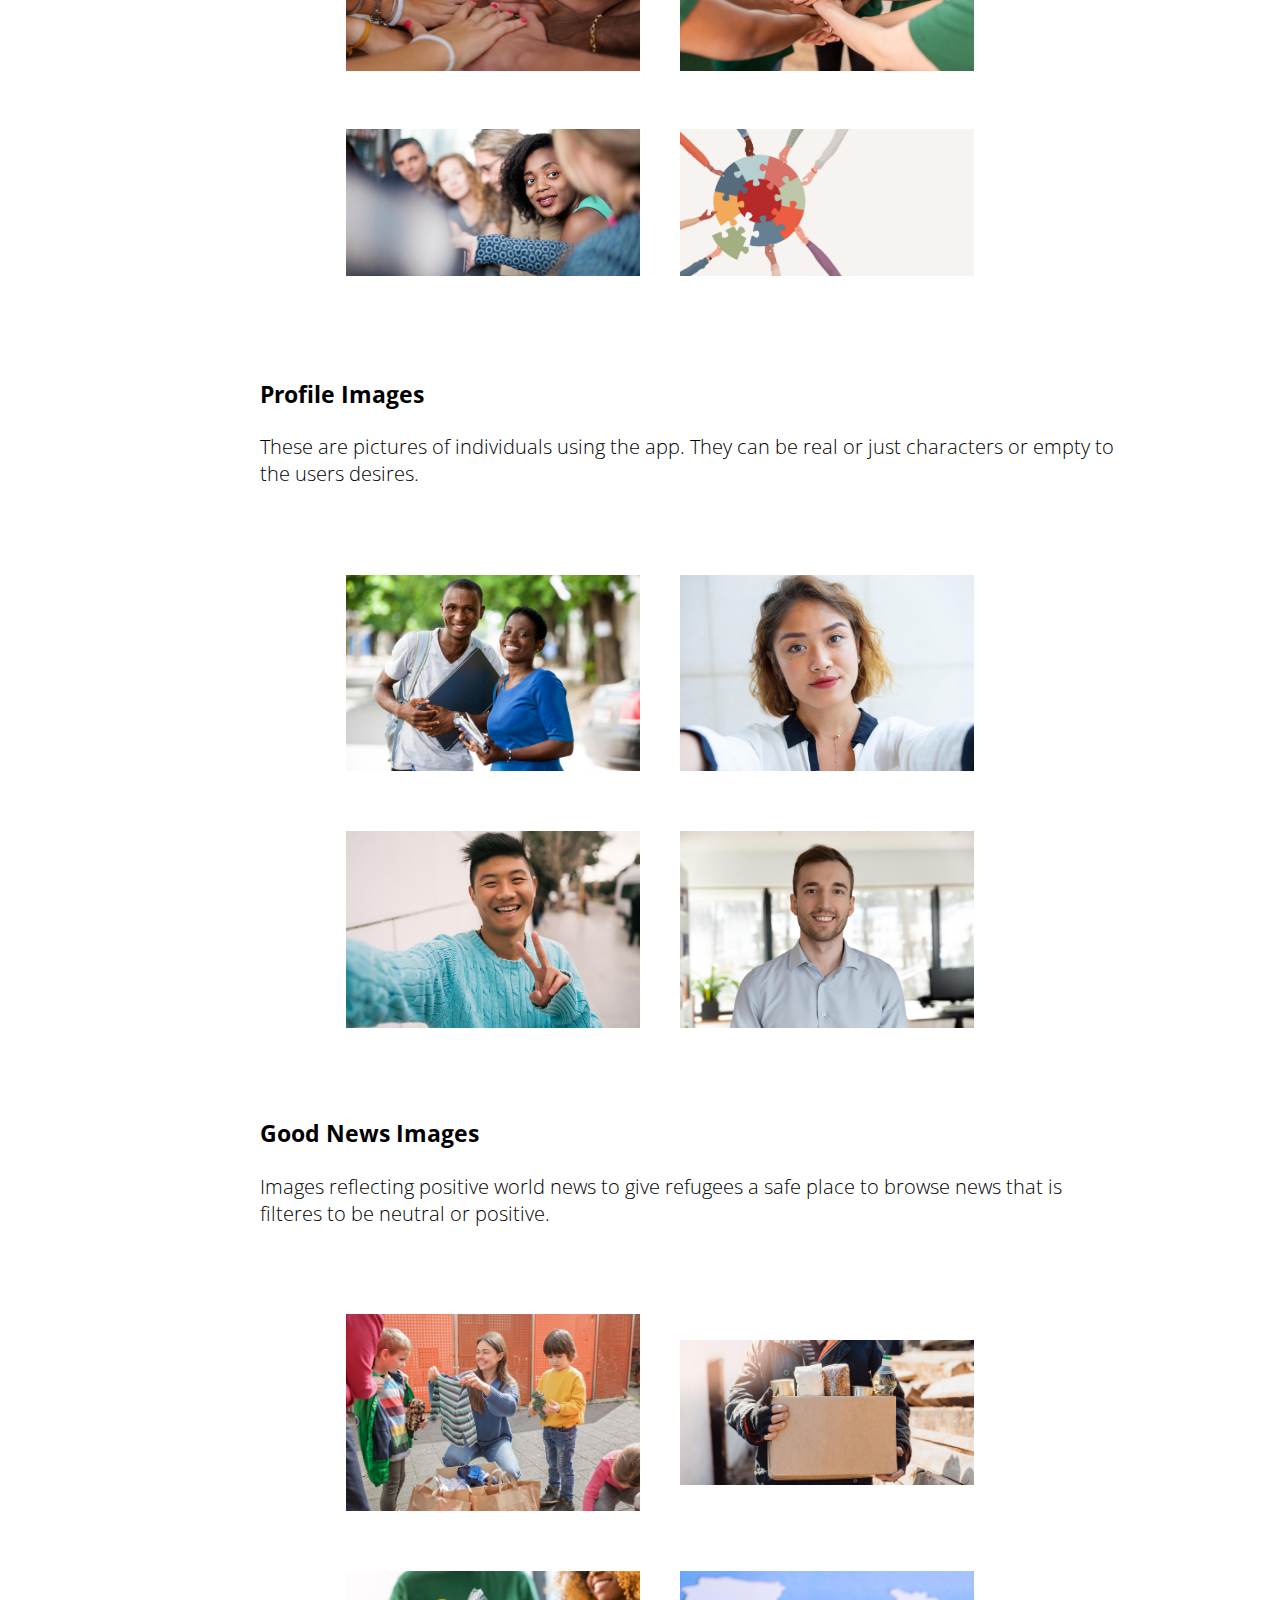
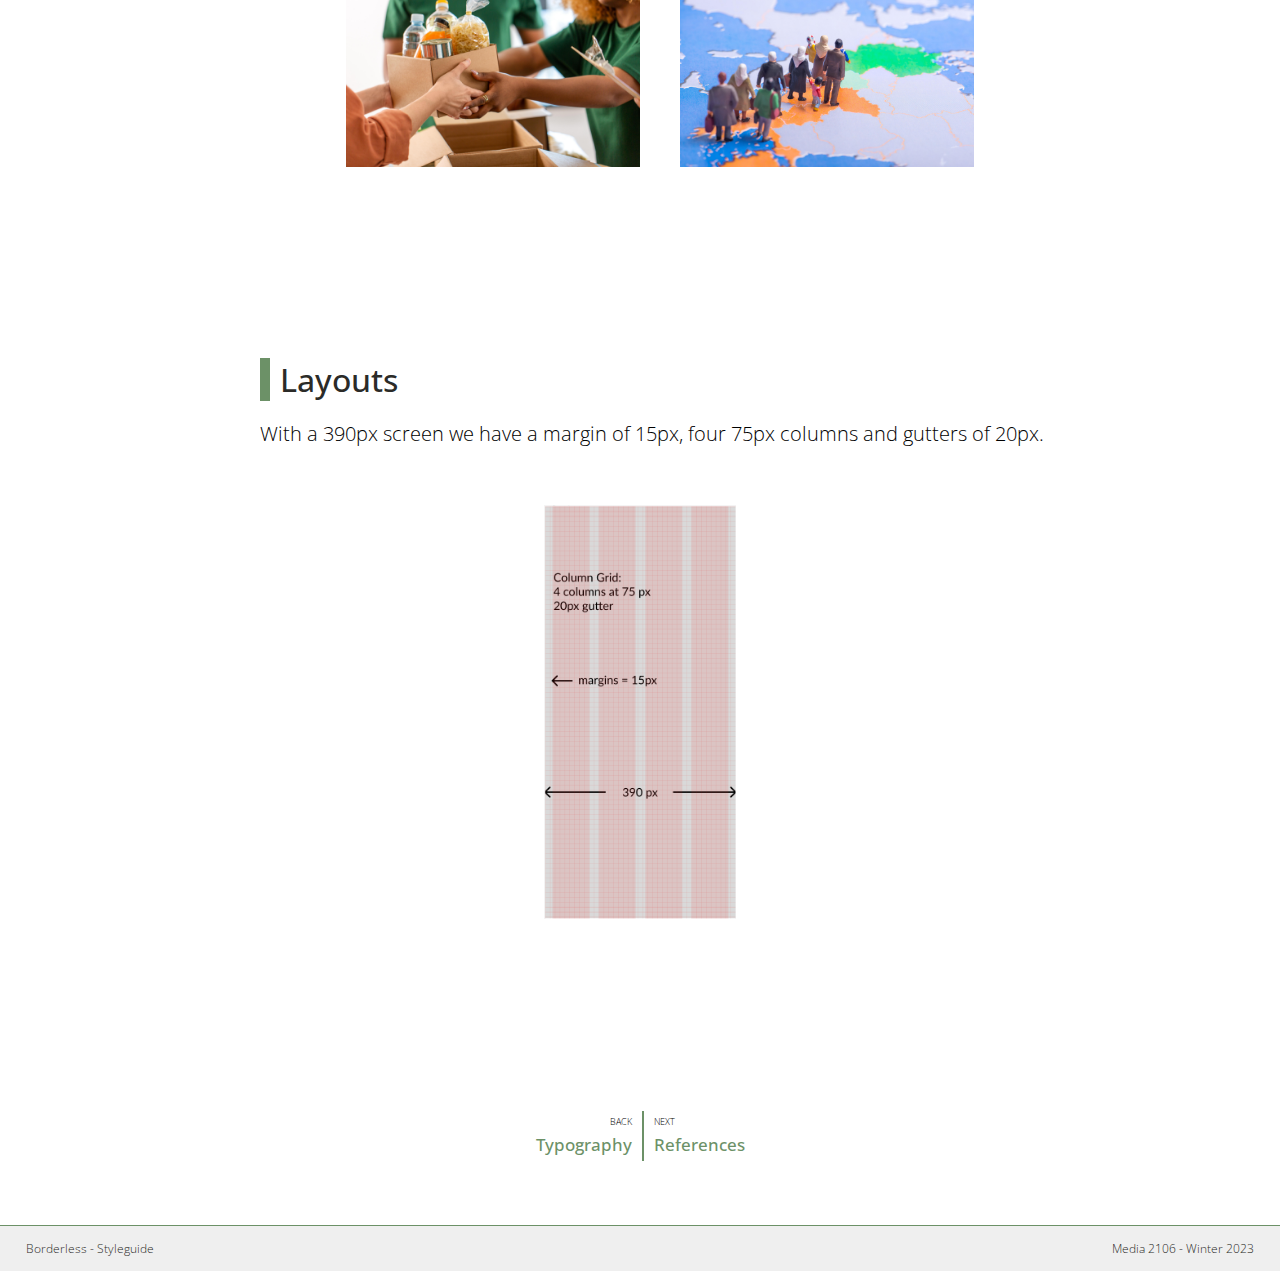
<file: visuals.html>
<!DOCTYPE html>
<html lang="en">
<head>
    <meta charset="UTF-8">
    <meta http-equiv="X-UA-Compatible" content="IE=edge">
    <meta name="viewport" content="width=device-width, initial-scale=1.0">
    <title>Visuals</title>
    <link rel="stylesheet" href="styles.css">
    <link rel="preconnect" href="https://fonts.googleapis.com">
    <link rel="preconnect" href="https://fonts.gstatic.com" crossorigin>
    <link href="https://fonts.googleapis.com/css2?family=Open+Sans&display=swap" rel="stylesheet">
</head>
<body>
    <header>
            <div class="topnav rowflex" id = "topnav">
                    <div>
                    <a href="index.html">Home</a>
                    </div>
                    <div>
                            <a href="logo.html">Logo</a>
                            <a href="colours.html">Colours</a>
                            <a href="typography.html">Typography</a>
                            <a href="visuals.html" class="active">Visuals</a>
                            <a href="references.html">References</a>
                    </div>
            </div>
    </header>
    <main>
            <h1>Visuals</h1>                
            <div class = "visuals_items colflex">
                    <div class ="main_desc">
                    All visuals used should be professional, clean, welcoming, and include plenty of whitespace between elements. 
                    </div>
                    <h2>Icons</h2>
                    <div class = "desc"> Icons for the navigation will be lines without fill for a clean and professional feel. They will be 60px in width.</div>
                    <img class = "icons" src="imgs/visuals/navIcons.svg">
                    <div class = "desc"> Icons used in the settings will be smaller and on a card therefore filled in for more contrast. They will be 30px in width since they will be on a clickable card.</div>
                    <img class = "iconsSmall" src="imgs/visuals/settingsIcons.svg">
                    <h2>Buttons & Pressed States</h2>
                    <div class = "buttons colflex">  
                            <div class = "rowflex">
                                    <img src= "imgs/visuals/buttons/readMoreDefault.svg">
                                    <img src= "imgs/visuals/buttons/readMoreActive.svg">
                            </div>
                            <div class = "rowflex"> 
                                    <img src= "imgs/visuals/buttons/likeDefault.svg">
                                    <img src= "imgs/visuals/buttons/likeActive.svg">
                            </div>
                            <div class = "rowflex">
                                    <img src= "imgs/visuals/buttons/commentDefault.svg">
                                    <img src= "imgs/visuals/buttons/commentActive.svg">
                            </div>
                            <div class = "rowflex">
                                    <img src= "imgs/visuals/buttons/shareDefault.svg">
                                    <img src= "imgs/visuals/buttons/shareActive.svg">
                            </div>
                            
                            <div class = "rowflex">
                                    <img src= "imgs/visuals/buttons/questionnaireDefault.svg">
                                    <img src= "imgs/visuals/buttons/questionnaireActive.svg">
                            </div>
                    </div>
                    <h2>Image Styles</h2>
                    <div class = "desc"> All images used will be professionally taken or created with a clean and positive feeling.</div>
                    <div class = "desc">
                        <h3>Organization Images</h3>
                        <p>These images are clean and professional looking. They should be inviting for refugees to feel comfortable reaching out.</p>
                    </div>
                    <div class= "grid2x2">
                        <img src= "imgs/visuals/images/org1.jpg">
                        <img src= "imgs/visuals/images/org2.jpg">
                        <img src= "imgs/visuals/images/org3.jpg">
                        <img src= "imgs/visuals/images/org4.jpg">
                    </div>
                    <div class = "desc">
                        <h3>Refugee's Stories Images</h3>
                        <p>Images related to the stories being told by the refugees themselves. Can pick from generated images if they would not like to post one.</p>
                    </div>
                    <div class= "grid2x2">
                        <img src= "imgs/visuals/images/story1.jpg">
                        <img src= "imgs/visuals/images/story2.jpg">
                        <img src= "imgs/visuals/images/story3.jpg">
                        <img src= "imgs/visuals/images/story4.jpg">
                    </div>
                    <div class = "desc">
                        <h3>Profile Images</h3>
                        <p>These are pictures of individuals using the app. They can be real or just characters or empty to the users desires.</p>
                    </div>
                    <div class= "grid2x2">
                        <img src= "imgs/visuals/images/profile1.jpg">
                        <img src= "imgs/visuals/images/profile2.jpg">
                        <img src= "imgs/visuals/images/profile3.jpg">
                        <img src= "imgs/visuals/images/profile4.jpg">
                    </div>
                    <div class = "desc">
                        <h3>Good News Images</h3>
                        <p>Images reflecting positive world news to give refugees a safe place to browse news that is filteres to be neutral or positive.</p>
                    </div>
                    <div class= "grid2x2">
                        <img src= "imgs/visuals/images/news1.jpg">
                        <img src= "imgs/visuals/images/news2.jpg">
                        <img src= "imgs/visuals/images/news3.jpg">
                        <img src= "imgs/visuals/images/news4.jpg">
                    </div>
                    <h2>Layouts</h2>
                    <div class="desc">With a 390px screen we have a margin of 15px, four 75px columns and gutters of 20px.</div>
                    <div class="layout">
                            <img src="imgs/visuals/pageLayout.png">
                    </div>
            </div>
    </main>
    <footer class = "colflex">
            <div class = "bottomnav rowflex">
                    <i class="fa-solid fa-chevron-left"></i>
                    <div class ="back colflex">
                            <div class = "bkwd">
                                    BACK
                            </div>
                            <a class = "fwbw" href="typography.html">Typography</a>
                    </div>
                    <div class = "divider"></div>
                    <div class ="next colflex">
                            <div class = "fwd">
                                    NEXT
                            </div>
                            <a class = "fwbw" href="references.html">References</a>

                    </div>
                    <i class="fa-solid fa-chevron-right"></i>
            </div>
            <div class = "bottom rowflex">
                    <div>
                            Borderless - Styleguide
                    </div>
                    <div>
                            Media 2106 - Winter 2023
                    </div>
            </div>
                    
    </footer>
</body>
</html>
</file>
<file: styles.css>
body{
    margin: 0;
    min-height: 100vh;
    justify-content: space-between;
}

main{
    width: 75vw;
    margin: auto;
}

main a {
    text-align: left;
    text-decoration: none;
    font-family: 'Open Sans', sans-serif;
}

main img{
    margin: auto;
}

.rowflex{
    display: flex;
    flex-direction: row;
    align-items: center;
}

.colflex{
    display: flex;
    flex-direction: column;
}

.topnav {
    overflow: hidden;
    justify-content: space-between;
    background-color: #efefef;
    border-bottom: 1px solid #6c9167;

}
  
.topnav a {
    float: left;
    display: block;
    color: #2b2b28;
    text-align: center;
    padding: 14px 16px;
    text-decoration: none;
    font-family: 'Open Sans', sans-serif;
    transition: box-shadow .5s ease-in-out;
}
  
.topnav a:hover {
    box-shadow: inset 0 -100px 0 0 #6c9167;
    color: #efefef;
}
  
.topnav a.active {
    background-color: #6c9167;
    color: #efefef;
    font-weight: bolder;      
}

.topnav .icon {
    display: none;
}

.bottomnav{
    margin: 15% auto 5%;
    font-family: 'Open Sans', sans-serif;
    font-size: 0.55rem;
}

.bottomnav a{
    color: #6c9167;
}

.divider{
    width: 2px;
    height: 50px;
    background-color: #6c9167;
}

.next{
    padding-left: 10px;
    font-weight: 100;
}

.back{
    padding-right:10px;
    font-weight: 100;
    text-align: right;
}

.fwbw{
    padding-top: 5px;
    font-weight: 500;
    font-size: 1.05rem;
    text-decoration: none;
}

.fa-solid{
    font-size: 1rem;        
    padding-right: 20px;
    padding-left: 20px;
    color:#6c9167;
}

.bottom{
    background-color: #efefef;
    border-top: 1px solid #6c9167;
    font-family: 'Open Sans', sans-serif;
    font-weight: 300;
    font-size: 0.75rem;
    justify-content: space-between;
    position: static;
    left: 0;
    bottom: 0;
    width: 100vw;
    height: 5vh;
    color: #2b2b28;
}

.bottom div{
    padding: 2px 2%;
}

h1{
    height:10%;
    width: 75vw;
    margin: auto;
    margin-top: 15%;
    padding-bottom: 5%;
    font-family: 'Open Sans', sans-serif;
    font-size: 3rem;
    font-weight:bolder;
    color: #2b2b28;
}

h2{
    height:10%;
    width: 75vw;
    margin: auto;
    margin-top: 13%;
    font-family: 'Open Sans', sans-serif;
    font-size: 2rem;
    font-weight: 500;
    color: #2b2b28;
    margin-bottom: 2%;
    margin-left: 100px;
    border-left: 10px solid #6c9167 ;
    padding-left: 10px;
}

.main_desc{

    font-family: 'Open Sans', sans-serif;
    font-size: 1.2rem;
    padding-bottom: 5%;
    line-height: 2rem;
}

.desc{
    padding-bottom: 3%;
    font-family: 'Open Sans', sans-serif;
    font-size: 1.25rem;
    font-weight: 200;
    margin-bottom:3%;
    margin-left: 100px;
    width: fit-content;
}

.caption{
    padding-top: 1rem;
    padding-bottom: 15%;
    font-family: 'Open Sans', sans-serif;
    font-size: 1.25rem;
    width: fit-content;
}

/* Homepage */

.mainwrap{
    padding-top: 5%;
    margin: auto;
}

.index_left{
    width: 40vw;
}

.index_right{
    width: 40vw;
    justify-content: space-evenly;
}

.topright{
    width: 55%;
    margin: auto;
}

.homenav{
    margin-top:5%;
}

.homedesc{
    font-family: 'Open Sans', sans-serif;
    font-size: 1.25rem;
    font-weight: 200;
    text-align: center;
    padding-top: 5%;
}

.hometxt {
    height:10%;
    width: fit-content;
    margin: auto;
    margin-top: 7%;
    font-family: 'Open Sans', sans-serif;
    font-size: 2.25rem;
    font-weight: 500;
    color: #2b2b28;
    margin-bottom: 2%;
    margin-left: 100px;
    border-left: 10px solid #6c9167;
    padding: 1px 10px;
    transition: box-shadow .5s ease-in-out;
}

.hometxt a {
    color: #2b2b28;
}

.hometxt:hover {
    box-shadow: inset 250px 0 0 0 #6c9167;
}

.hometxt:hover a{
    color: #efefef;

}

.names{
    font-family: 'Open Sans', sans-serif;
    font-size: 0.75rem;
    font-weight: 100;
    margin: auto;
    padding-top:5%;
}

/* logo */

.logo_items img{
    width:50%;
}

.wrapper{
    align-items: center;
    margin: auto;
}

.combined{
    margin: auto;
    justify-content: space-evenly;
    width: 45vw;
    gap: 2rem;
    
}

.combined > img{
    width: 35%;
    margin: 0;
}

.logo{
    justify-content: space-evenly;
    margin: auto;
    width: 50vw;
    gap: 1rem;
    padding-top: 3rem;
}

.logo img{
    width: 100%;
    margin: 0;
}

.wordmark img{
    width: 50vw;
}

.clearance{
    width: 100%;
    margin: auto;
}

.size{
    width: 50vw;
    margin: auto;
    gap: 3rem;
}

.logo .colflex{
    justify-content: center;
    align-items: center;
    padding: 20px;
}

.list{
    margin:0;
    font-family: 'Open Sans', sans-serif;
    font-size: 1.25rem;
    font-weight: 200;
    width: fit-content;
}

.clearance img{
    width: 55%;
}

.clearance img:first-child{
    width: 35%;
    margin-bottom: 5%;
}

.clearance img:last-child{
    margin-top: 5%;
}

.dont{
    width: 43vw;
    flex-wrap: wrap;
    justify-content: space-between;
}

.dont img{
    width: 46%;
    margin-bottom:4%;
    border: 2px solid rgb(0, 0, 0);
    border-radius: 10px;
}

/* colours */

.colour_items img{
    height: 60%;
    width: 60%;
}

.gridrow {
    display: grid;
    width: 46vw;
    grid-auto-flow: column;
    margin: auto;
    align-items: center;
    grid-gap: 50px 1px;
}

.gridrow img{
    height: auto;
    width: 50%;
}
.palette{
    display: flex;
    justify-content: center;
    align-items: center;
    max-width: 100%;
    margin-top: 4rem;
   
}
/* typeography */

.typo img{
    width: 30%;
    margin: 0;
    padding-top: 3%;
}

.typo{
    justify-content: space-evenly;
    width: 65vw;
    margin: auto;
}

.scale img{
    padding-top:5%;
    width:65%;
    margin: auto;
}

.scale{
    justify-content: center;
}

/* icons */

.icons{
    width: 50vw;
    padding-bottom: 4rem;
}

.iconsSmall{
    width: 25vw;
    padding-top: 1rem;
}

.buttons img{
    width: 25%;
    margin: 25px;
}

.buttons .rowflex{
    justify-content:center;
}

.grid2x2{
    display: grid;
    width: 46vw;
    grid-template-rows: repeat(2,50%);
    grid-template-columns: repeat(2,50%);
    grid-gap: 40px 40px;
    margin: auto;
    padding-bottom: 6rem;
}

.grid2x2 img{
    width: 100%;
}

.gridcol{
    padding-top: 7%;
    display: grid;
    width: 46vw;
    grid-auto-flow: row;
    grid-gap: 40px 40px;
    margin: auto;
    align-items: center;
}

.gridcol img{
    width: 106%;
}

.layout img {
    width: 20%;
    display: flex;
    justify-content: center;
}


/* Reference Page */

.ref_section {
    display: flex;
    flex-direction: column;
}
</file>
